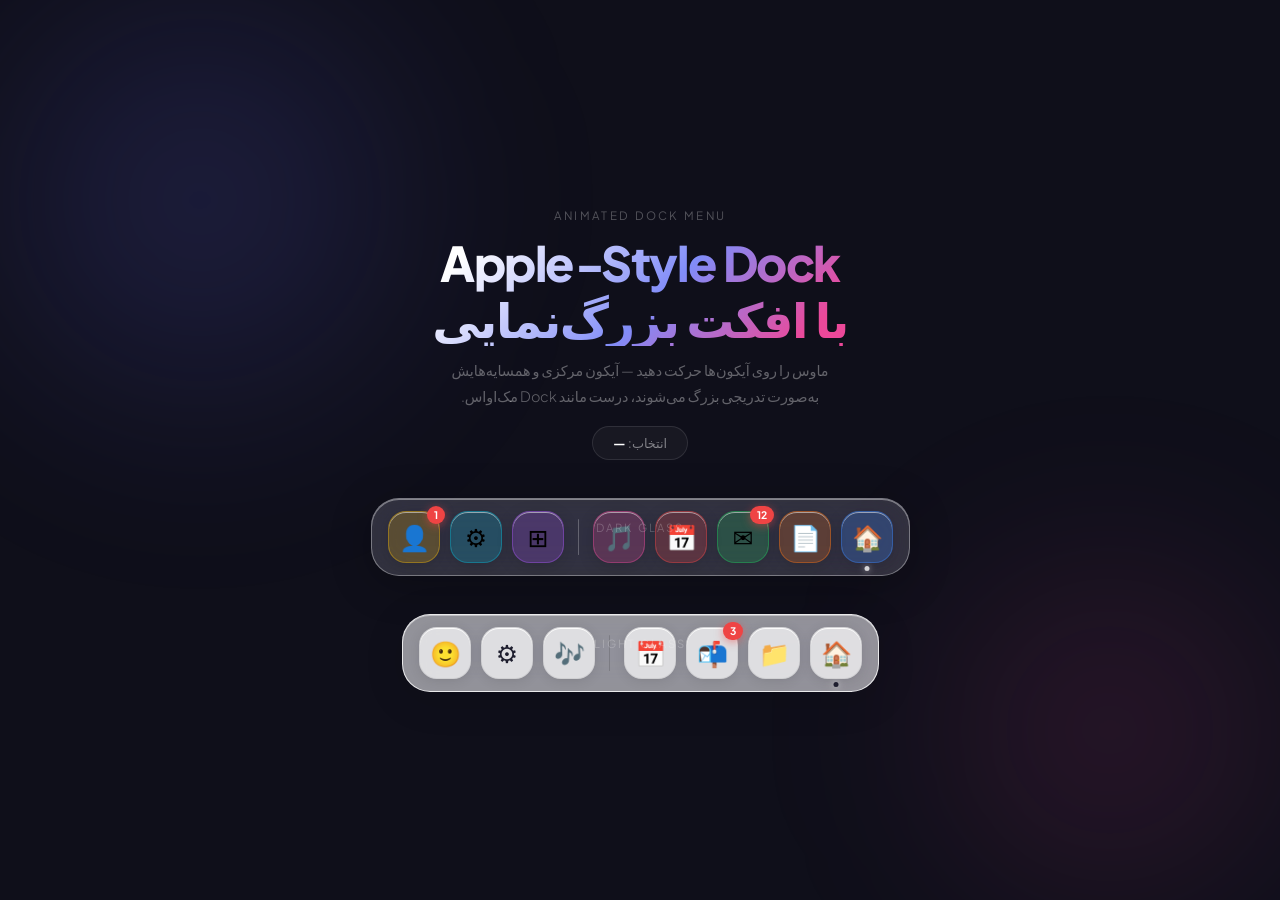
<file: Navbar/dock-menu-widget/index.html>
<!DOCTYPE html>
<html lang="fa" dir="rtl">
<head>
<meta charset="UTF-8">
<meta name="viewport" content="width=device-width, initial-scale=1.0">
<title>Dock Menu — Demo</title>
<link rel="stylesheet" href="dock-menu.css">
<style>
*, *::before, *::after { margin: 0; padding: 0; box-sizing: border-box; }

body {
  min-height: 100vh;
  font-family: 'Plus Jakarta Sans', system-ui, sans-serif;
  background: #0f0f1a;
  display: flex;
  flex-direction: column;
  align-items: center;
  justify-content: center;
  gap: 60px;
  padding: 40px 20px;
  overflow: hidden;
}

/* Background blobs */
body::before, body::after {
  content: '';
  position: fixed;
  border-radius: 50%;
  filter: blur(80px);
  pointer-events: none;
  z-index: 0;
}
body::before {
  width: 600px; height: 600px;
  background: radial-gradient(circle, rgba(99,102,241,0.2) 0%, transparent 70%);
  top: -100px; left: -100px;
}
body::after {
  width: 500px; height: 500px;
  background: radial-gradient(circle, rgba(236,72,153,0.15) 0%, transparent 70%);
  bottom: -80px; right: -80px;
}

/* Content */
.content {
  position: relative;
  z-index: 1;
  text-align: center;
  display: flex;
  flex-direction: column;
  align-items: center;
  gap: 12px;
}
.label {
  font-size: 0.72rem;
  letter-spacing: 0.2em;
  text-transform: uppercase;
  color: rgba(255,255,255,0.28);
}
.title {
  font-size: clamp(1.8rem, 5vw, 3rem);
  font-weight: 800;
  letter-spacing: -0.03em;
  background: linear-gradient(135deg, #fff 10%, #818cf8 55%, #ec4899 90%);
  -webkit-background-clip: text;
  -webkit-text-fill-color: transparent;
  background-clip: text;
  line-height: 1.15;
}
.desc {
  font-size: 0.9rem;
  color: rgba(255,255,255,0.35);
  max-width: 420px;
  line-height: 1.8;
  font-weight: 300;
}
.active-label {
  margin-top: 4px;
  padding: 8px 20px;
  border-radius: 999px;
  border: 1px solid rgba(255,255,255,0.1);
  background: rgba(255,255,255,0.04);
  font-size: 0.8rem;
  color: rgba(255,255,255,0.45);
}
.active-label span { color: #fff; font-weight: 700; }

/* Section title */
.section-title {
  position: relative;
  z-index: 1;
  font-size: 0.7rem;
  letter-spacing: 0.18em;
  text-transform: uppercase;
  color: rgba(255,255,255,0.22);
  margin-bottom: -44px;
}

/* Dock container */
.dock-container {
  position: relative;
  z-index: 1;
  display: flex;
  flex-direction: column;
  align-items: center;
  gap: 8px;
}

/* ── Dark glass theme (default) ─────── already in CSS ─────────── */

/* ── Light glass variant ────────────────────────────────────────── */
.dock-wrap.dock-light {
  --dock-bg:     rgba(255, 255, 255, 0.55);
  --dock-border: rgba(255, 255, 255, 0.8);
  --dock-shadow: rgba(0, 0, 0, 0.12);
  background: rgba(255,255,255,0.55);
  border-color: rgba(255,255,255,0.8);
}
.dock-wrap.dock-light .dock-icon {
  background: rgba(255,255,255,0.7);
  border-color: rgba(0,0,0,0.06);
  color: #1e1e2e;
  box-shadow: 0 2px 12px rgba(0,0,0,0.1), inset 0 1px 0 rgba(255,255,255,0.9);
}
.dock-wrap.dock-light .dock-dot { background: #1e1e2e; }
.dock-wrap.dock-light .dock-separator { background: rgba(0,0,0,0.15); }

/* icon SVG / emoji sizing helper */
.dock-icon svg {
  width: 55%;
  height: 55%;
  flex-shrink: 0;
}
</style>
</head>
<body>

<!-- ════════════════ HERO ════════════════ -->
<div class="content">
  <p class="label">Animated Dock Menu</p>
  <h1 class="title">Apple‑Style Dock<br>با افکت بزرگ‌نمایی</h1>
  <p class="desc">
    ماوس را روی آیکون‌ها حرکت دهید — آیکون مرکزی و همسایه‌هایش
    به‌صورت تدریجی بزرگ می‌شوند، درست مانند Dock مک‌اواس.
  </p>
  <div class="active-label">انتخاب: <span id="activeName">—</span></div>
</div>

<!-- ════════════ DOCK 1 — Dark Glass ════════════ -->
<div class="dock-container">
  <p class="section-title">Dark Glass</p>

  <!-- ② این بخش را در سایت خود کپی کنید -->
  <div class="dock-wrap" id="dock1">

    <div class="dock-item is-active" data-label="خانه" data-color="blue">
      <div class="dock-icon">🏠</div>
    </div>

    <div class="dock-item" data-label="اسناد" data-color="orange">
      <div class="dock-icon">
        📄
        <!-- badge نمونه -->
      </div>
    </div>

    <div class="dock-item" data-label="پیام‌ها" data-color="green">
      <div class="dock-icon">
        ✉️
        <span class="dock-badge">12</span>
      </div>
    </div>

    <div class="dock-item" data-label="تقویم" data-color="red">
      <div class="dock-icon">📅</div>
    </div>

    <div class="dock-item" data-label="موزیک" data-color="pink">
      <div class="dock-icon">🎵</div>
    </div>

    <div class="dock-separator"></div>

    <div class="dock-item" data-label="برنامه‌ها" data-color="purple">
      <div class="dock-icon">⊞</div>
    </div>

    <div class="dock-item" data-label="تنظیمات" data-color="cyan">
      <div class="dock-icon">⚙️</div>
    </div>

    <div class="dock-item" data-label="پروفایل" data-color="yellow">
      <div class="dock-icon">
        👤
        <span class="dock-badge">1</span>
      </div>
    </div>

  </div>
  <!-- ② پایان dock -->
</div>

<!-- ════════════ DOCK 2 — Light Glass ════════════ -->
<div class="dock-container">
  <p class="section-title">Light Glass</p>

  <div class="dock-wrap dock-light" id="dock2">

    <div class="dock-item is-active" data-label="Home">
      <div class="dock-icon">🏠</div>
    </div>
    <div class="dock-item" data-label="Files">
      <div class="dock-icon">📁</div>
    </div>
    <div class="dock-item" data-label="Mail">
      <div class="dock-icon">
        📬
        <span class="dock-badge">3</span>
      </div>
    </div>
    <div class="dock-item" data-label="Calendar">
      <div class="dock-icon">📅</div>
    </div>
    <div class="dock-separator"></div>
    <div class="dock-item" data-label="Music">
      <div class="dock-icon">🎶</div>
    </div>
    <div class="dock-item" data-label="Settings">
      <div class="dock-icon">⚙️</div>
    </div>
    <div class="dock-item" data-label="Profile">
      <div class="dock-icon">🙂</div>
    </div>

  </div>
</div>

<script src="dock-menu.js"></script>
<script>
  /* گوش دادن به رویداد انتخاب */
  document.addEventListener('dock:select', e => {
    document.getElementById('activeName').textContent = e.detail.label;
  });
</script>
</body>
</html>
</file>
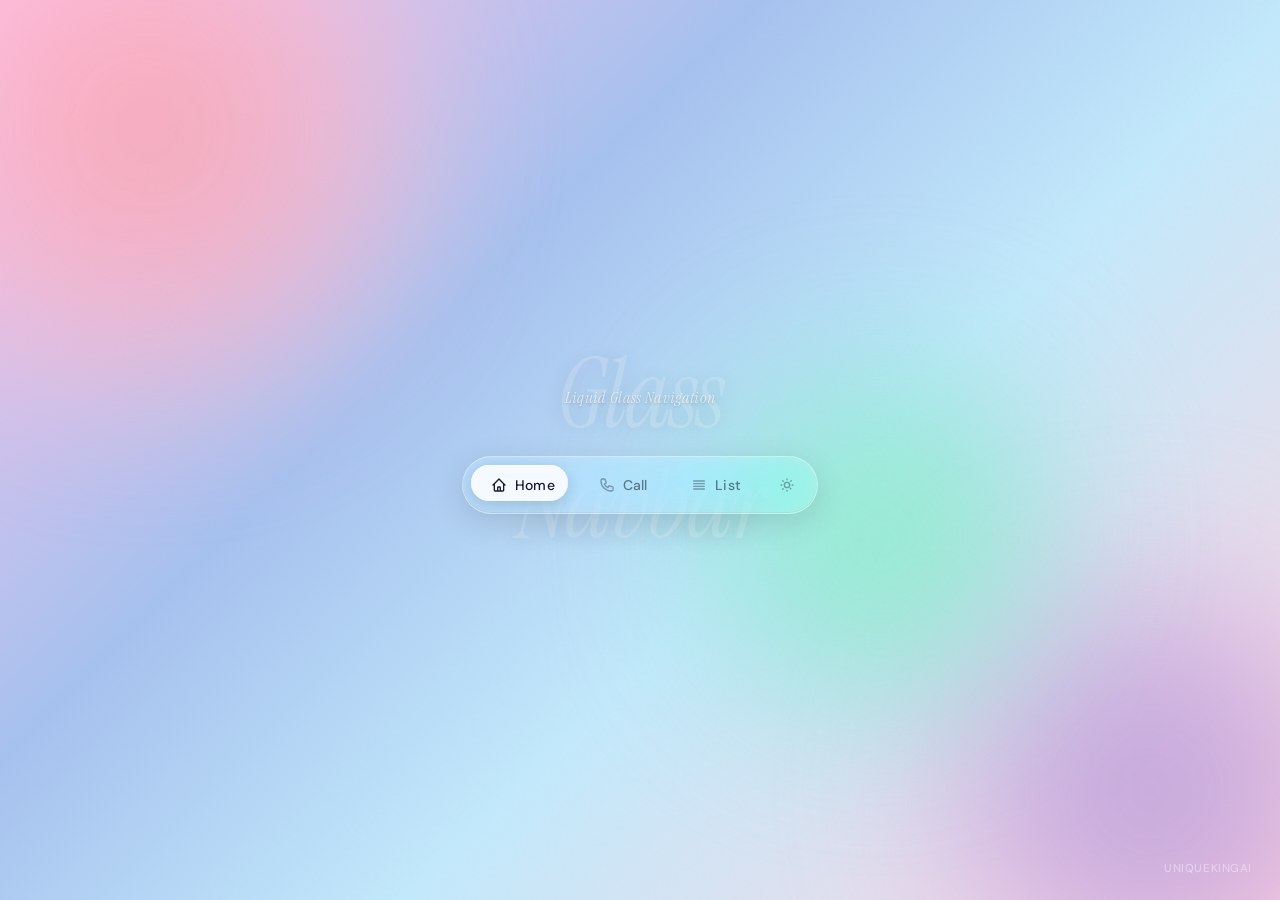
<file: Navbar/glass-navbar-style/index.html>
<!DOCTYPE html>
<html lang="en">
<head>
  <meta charset="UTF-8" />
  <meta name="viewport" content="width=device-width, initial-scale=1.0" />
  <title>Glass Style Navbar — UniqueKingAI</title>
  <link rel="preconnect" href="https://fonts.googleapis.com" />
  <link rel="preconnect" href="https://fonts.gstatic.com" crossorigin />
  <link href="https://fonts.googleapis.com/css2?family=DM+Sans:wght@300;400;500;600&family=Instrument+Serif:ital@0;1&display=swap" rel="stylesheet" />
  <style>
    /* ─── Reset & Base ─────────────────────────────────────── */
    *, *::before, *::after {
      box-sizing: border-box;
      margin: 0;
      padding: 0;
    }

    :root {
      --glass-bg: rgba(255, 255, 255, 0.18);
      --glass-border: rgba(255, 255, 255, 0.35);
      --glass-shadow: rgba(0, 0, 0, 0.12);
      --pill-bg: rgba(255, 255, 255, 0.85);
      --pill-shadow: rgba(0, 0, 0, 0.15);
      --text-primary: #1a1a2e;
      --text-muted: rgba(26, 26, 46, 0.55);
      --accent: #ff6b9d;
      --glare-color: rgba(255, 255, 255, 0.6);
    }

    html, body {
      height: 100%;
      font-family: 'DM Sans', sans-serif;
    }

    body {
      display: flex;
      flex-direction: column;
      align-items: center;
      justify-content: center;
      min-height: 100vh;
      overflow: hidden;
      background: #0f0e17;
    }

    /* ─── Mesh Background ───────────────────────────────────── */
    .bg-mesh {
      position: fixed;
      inset: 0;
      z-index: 0;
      background: linear-gradient(135deg, #fbc2eb 0%, #a6c1ee 35%, #c2e9fb 60%, #ffd6e0 100%);
      overflow: hidden;
    }

    .blob {
      position: absolute;
      border-radius: 50%;
      filter: blur(80px);
      opacity: 0.75;
      animation: drift 12s ease-in-out infinite alternate;
    }

    .blob-1 {
      width: 500px;
      height: 500px;
      background: radial-gradient(circle, #ff9a9e, #fecfef);
      top: -120px;
      left: -100px;
      animation-delay: 0s;
    }

    .blob-2 {
      width: 420px;
      height: 420px;
      background: radial-gradient(circle, #a18cd1, #fbc2eb);
      bottom: -100px;
      right: -80px;
      animation-delay: -4s;
    }

    .blob-3 {
      width: 350px;
      height: 350px;
      background: radial-gradient(circle, #84fab0, #8fd3f4);
      top: 40%;
      left: 55%;
      animation-delay: -8s;
    }

    @keyframes drift {
      0%   { transform: translate(0, 0) scale(1); }
      33%  { transform: translate(30px, -40px) scale(1.05); }
      66%  { transform: translate(-20px, 25px) scale(0.97); }
      100% { transform: translate(15px, -15px) scale(1.03); }
    }

    /* ─── Noise Overlay ─────────────────────────────────────── */
    .bg-mesh::after {
      content: '';
      position: absolute;
      inset: 0;
      background-image: url("data:image/svg+xml,%3Csvg viewBox='0 0 256 256' xmlns='http://www.w3.org/2000/svg'%3E%3Cfilter id='noise'%3E%3CfeTurbulence type='fractalNoise' baseFrequency='0.9' numOctaves='4' stitchTiles='stitch'/%3E%3C/filter%3E%3Crect width='100%25' height='100%25' filter='url(%23noise)' opacity='0.04'/%3E%3C/svg%3E");
      opacity: 0.4;
      pointer-events: none;
    }

    /* ─── Navbar Wrapper ────────────────────────────────────── */
    .nav-wrapper {
      position: relative;
      z-index: 10;
      display: flex;
      flex-direction: column;
      align-items: center;
      gap: 48px;
    }

    .nav-label {
      font-family: 'Instrument Serif', serif;
      font-style: italic;
      font-size: 1rem;
      color: rgba(255, 255, 255, 0.65);
      letter-spacing: 0.02em;
      text-shadow: 0 1px 3px rgba(0,0,0,0.2);
    }

    /* ─── Liquid Glass Nav ──────────────────────────────────── */
    .liquid-nav {
      position: relative;
      padding: 8px;
      border-radius: 100px;
      background: var(--glass-bg);
      backdrop-filter: blur(24px) saturate(180%);
      -webkit-backdrop-filter: blur(24px) saturate(180%);
      border: 1px solid var(--glass-border);
      box-shadow:
        0 8px 32px var(--glass-shadow),
        0 2px 8px rgba(255,255,255,0.08) inset,
        0 -1px 0 rgba(0,0,0,0.05) inset;
      cursor: pointer;
    }

    /* Liquid glare shimmer */
    .liquid-glare-container {
      position: absolute;
      inset: 0;
      border-radius: inherit;
      overflow: hidden;
      pointer-events: none;
      z-index: 1;
    }

    .liquid-glare {
      position: absolute;
      top: 0;
      left: -60%;
      width: 55%;
      height: 100%;
      background: linear-gradient(
        105deg,
        transparent 40%,
        var(--glare-color) 50%,
        transparent 60%
      );
      transform: skewX(-15deg);
      animation: glare-sweep 6s ease-in-out infinite;
      opacity: 0;
    }

    @keyframes glare-sweep {
      0%   { left: -60%; opacity: 0; }
      10%  { opacity: 1; }
      50%  { left: 120%; opacity: 0.6; }
      51%  { opacity: 0; left: 120%; }
      100% { left: 120%; opacity: 0; }
    }

    /* ─── Nav Items ─────────────────────────────────────────── */
    .nav-items {
      position: relative;
      display: flex;
      align-items: center;
      gap: 4px;
      z-index: 2;
    }

    .active-pill {
      position: absolute;
      height: 100%;
      border-radius: 100px;
      background: var(--pill-bg);
      box-shadow:
        0 4px 16px var(--pill-shadow),
        0 1px 0 rgba(255,255,255,0.9) inset;
      transition: left 0.45s cubic-bezier(0.34, 1.56, 0.64, 1),
                  width 0.45s cubic-bezier(0.34, 1.56, 0.64, 1);
      z-index: 1;
    }

    .nav-item {
      position: relative;
      z-index: 2;
      display: flex;
      align-items: center;
      gap: 8px;
      padding: 11px 20px;
      border-radius: 100px;
      font-size: 0.875rem;
      font-weight: 500;
      color: var(--text-muted);
      letter-spacing: 0.01em;
      transition: color 0.3s ease;
      white-space: nowrap;
      user-select: none;
    }

    .nav-item svg {
      width: 16px;
      height: 16px;
      stroke-width: 2;
      flex-shrink: 0;
      opacity: 0.7;
      transition: opacity 0.3s ease;
    }

    .nav-item.active {
      color: var(--text-primary);
    }

    .nav-item.active svg {
      opacity: 1;
    }

    /* Theme toggle */
    .nav-item.theme-toggle {
      padding: 11px 14px;
    }

    /* ─── Tooltip ───────────────────────────────────────────── */
    .nav-item::after {
      content: attr(data-tooltip);
      position: absolute;
      bottom: calc(100% + 12px);
      left: 50%;
      transform: translateX(-50%) translateY(4px);
      background: rgba(26, 26, 46, 0.9);
      color: #fff;
      font-size: 0.72rem;
      font-weight: 400;
      padding: 5px 10px;
      border-radius: 6px;
      white-space: nowrap;
      pointer-events: none;
      opacity: 0;
      transition: opacity 0.2s ease, transform 0.2s ease;
    }

    .nav-item:hover::after {
      opacity: 1;
      transform: translateX(-50%) translateY(0);
    }

    /* ─── Demo Content Behind ───────────────────────────────── */
    .demo-content {
      position: fixed;
      inset: 0;
      z-index: 1;
      display: flex;
      align-items: center;
      justify-content: center;
      pointer-events: none;
    }

    .demo-text {
      font-family: 'Instrument Serif', serif;
      font-size: clamp(2.5rem, 8vw, 6rem);
      font-style: italic;
      color: rgba(255, 255, 255, 0.18);
      text-align: center;
      line-height: 1.15;
      letter-spacing: -0.02em;
      text-shadow: 0 2px 20px rgba(0,0,0,0.1);
    }

    /* ─── Dark Mode ─────────────────────────────────────────── */
    body.dark-mode .bg-mesh {
      background: linear-gradient(135deg, #1a0533 0%, #0d1b4b 40%, #0a2a3d 70%, #1a0a2e 100%);
    }
    body.dark-mode .blob-1 {
      background: radial-gradient(circle, #7b2d8b, #4a1060);
    }
    body.dark-mode .blob-2 {
      background: radial-gradient(circle, #1a3a8f, #0d1f5c);
    }
    body.dark-mode .blob-3 {
      background: radial-gradient(circle, #0a4a3a, #062d5c);
    }
    body.dark-mode {
      --glass-bg: rgba(255, 255, 255, 0.07);
      --glass-border: rgba(255, 255, 255, 0.12);
      --pill-bg: rgba(255, 255, 255, 0.15);
      --text-primary: rgba(255, 255, 255, 0.92);
      --text-muted: rgba(255, 255, 255, 0.45);
    }
    body.dark-mode .active-pill {
      background: rgba(255, 255, 255, 0.12);
      box-shadow: 0 4px 16px rgba(0,0,0,0.4), 0 1px 0 rgba(255,255,255,0.15) inset;
    }
    body.dark-mode .nav-item.active {
      color: rgba(255,255,255,0.92);
    }

    /* ─── Brand badge ───────────────────────────────────────── */
    .brand {
      position: fixed;
      bottom: 24px;
      right: 28px;
      z-index: 20;
      font-size: 0.72rem;
      font-weight: 500;
      color: rgba(255,255,255,0.4);
      letter-spacing: 0.05em;
      text-transform: uppercase;
    }

    /* ─── Entrance Animation ────────────────────────────────── */
    .nav-wrapper {
      animation: nav-enter 0.8s cubic-bezier(0.34, 1.56, 0.64, 1) both;
    }

    @keyframes nav-enter {
      from { opacity: 0; transform: translateY(24px) scale(0.95); }
      to   { opacity: 1; transform: translateY(0) scale(1); }
    }
  </style>
</head>
<body>

  <!-- Background -->
  <div class="bg-mesh">
    <div class="blob blob-1"></div>
    <div class="blob blob-2"></div>
    <div class="blob blob-3"></div>
  </div>

  <!-- Demo text behind nav -->
  <div class="demo-content">
    <div class="demo-text">Glass<br/>Navbar</div>
  </div>

  <!-- Nav -->
  <div class="nav-wrapper">
    <span class="nav-label">Liquid Glass Navigation</span>

    <nav class="liquid-nav" id="nav">
      <!-- Glare shimmer -->
      <div class="liquid-glare-container">
        <div class="liquid-glare" id="glare"></div>
      </div>

      <div class="nav-items" id="navItems">
        <!-- Moving pill -->
        <div class="active-pill" id="activePill"></div>

        <div class="nav-item active" data-tooltip="Go home" data-index="0">
          <svg xmlns="http://www.w3.org/2000/svg" fill="none" viewBox="0 0 24 24" stroke="currentColor">
            <path stroke-linecap="round" stroke-linejoin="round" d="M3 12l2-2m0 0l7-7 7 7M5 10v10a1 1 0 001 1h3m10-11l2 2m-2-2v10a1 1 0 01-1 1h-3m-6 0a1 1 0 001-1v-4a1 1 0 011-1h2a1 1 0 011 1v4a1 1 0 001 1m-6 0h6" />
          </svg>
          Home
        </div>

        <div class="nav-item" data-tooltip="Make a call" data-index="1">
          <svg xmlns="http://www.w3.org/2000/svg" fill="none" viewBox="0 0 24 24" stroke="currentColor">
            <path stroke-linecap="round" stroke-linejoin="round" d="M3 5a2 2 0 012-2h3.28a1 1 0 01.948.684l1.498 4.493a1 1 0 01-.502 1.21l-2.257 1.13a11.042 11.042 0 005.516 5.516l1.13-2.257a1 1 0 011.21-.502l4.493 1.498a1 1 0 01.684.949V19a2 2 0 01-2 2h-1C9.716 21 3 14.284 3 6V5z" />
          </svg>
          Call
        </div>

        <div class="nav-item" data-tooltip="View list" data-index="2">
          <svg xmlns="http://www.w3.org/2000/svg" fill="none" viewBox="0 0 24 24" stroke="currentColor">
            <path stroke-linecap="round" stroke-linejoin="round" d="M4 6h16M4 10h16M4 14h16M4 18h16" />
          </svg>
          List
        </div>

        <div class="nav-item theme-toggle" data-tooltip="Toggle theme" data-index="3" id="themeToggle">
          <svg xmlns="http://www.w3.org/2000/svg" fill="none" viewBox="0 0 24 24" stroke="currentColor" id="themeIcon">
            <path stroke-linecap="round" stroke-linejoin="round" d="M12 3v1m0 16v1m9-9h-1M4 12H3m15.364-6.364l-.707.707M6.343 17.657l-.707.707M17.657 17.657l-.707-.707M6.343 6.343l-.707-.707M16 12a4 4 0 11-8 0 4 4 0 018 0z" />
          </svg>
        </div>
      </div>
    </nav>
  </div>

  <!-- Brand -->
  <div class="brand">UniqueKingAI</div>

  <script>
    const items    = document.querySelectorAll('.nav-item:not(.theme-toggle)');
    const pill     = document.getElementById('activePill');
    const navItems = document.getElementById('navItems');

    function movePill(el) {
      const containerRect = navItems.getBoundingClientRect();
      const elRect        = el.getBoundingClientRect();
      pill.style.left     = (elRect.left - containerRect.left) + 'px';
      pill.style.width    = elRect.width + 'px';
      pill.style.top      = (elRect.top - containerRect.top) + 'px';
      pill.style.height   = elRect.height + 'px';
    }

    // init pill on active
    const activeItem = document.querySelector('.nav-item.active');
    if (activeItem) {
      pill.style.transition = 'none';
      requestAnimationFrame(() => {
        movePill(activeItem);
        requestAnimationFrame(() => {
          pill.style.transition = '';
        });
      });
    }

    items.forEach(item => {
      item.addEventListener('click', () => {
        items.forEach(i => i.classList.remove('active'));
        item.classList.add('active');
        movePill(item);
      });
    });

    // Theme toggle
    const themeToggle = document.getElementById('themeToggle');
    const themeIcon   = document.getElementById('themeIcon');
    let darkMode = false;

    themeToggle.addEventListener('click', () => {
      darkMode = !darkMode;
      document.body.classList.toggle('dark-mode', darkMode);
      themeIcon.innerHTML = darkMode
        ? `<path stroke-linecap="round" stroke-linejoin="round" d="M20.354 15.354A9 9 0 018.646 3.646 9.003 9.003 0 0012 21a9.003 9.003 0 008.354-5.646z" />`
        : `<path stroke-linecap="round" stroke-linejoin="round" d="M12 3v1m0 16v1m9-9h-1M4 12H3m15.364-6.364l-.707.707M6.343 17.657l-.707.707M17.657 17.657l-.707-.707M6.343 6.343l-.707-.707M16 12a4 4 0 11-8 0 4 4 0 018 0z" />`;
    });

    // Resize repositions pill
    window.addEventListener('resize', () => {
      const active = document.querySelector('.nav-item.active');
      if (active) movePill(active);
    });
  </script>
</body>
</html>
</file>
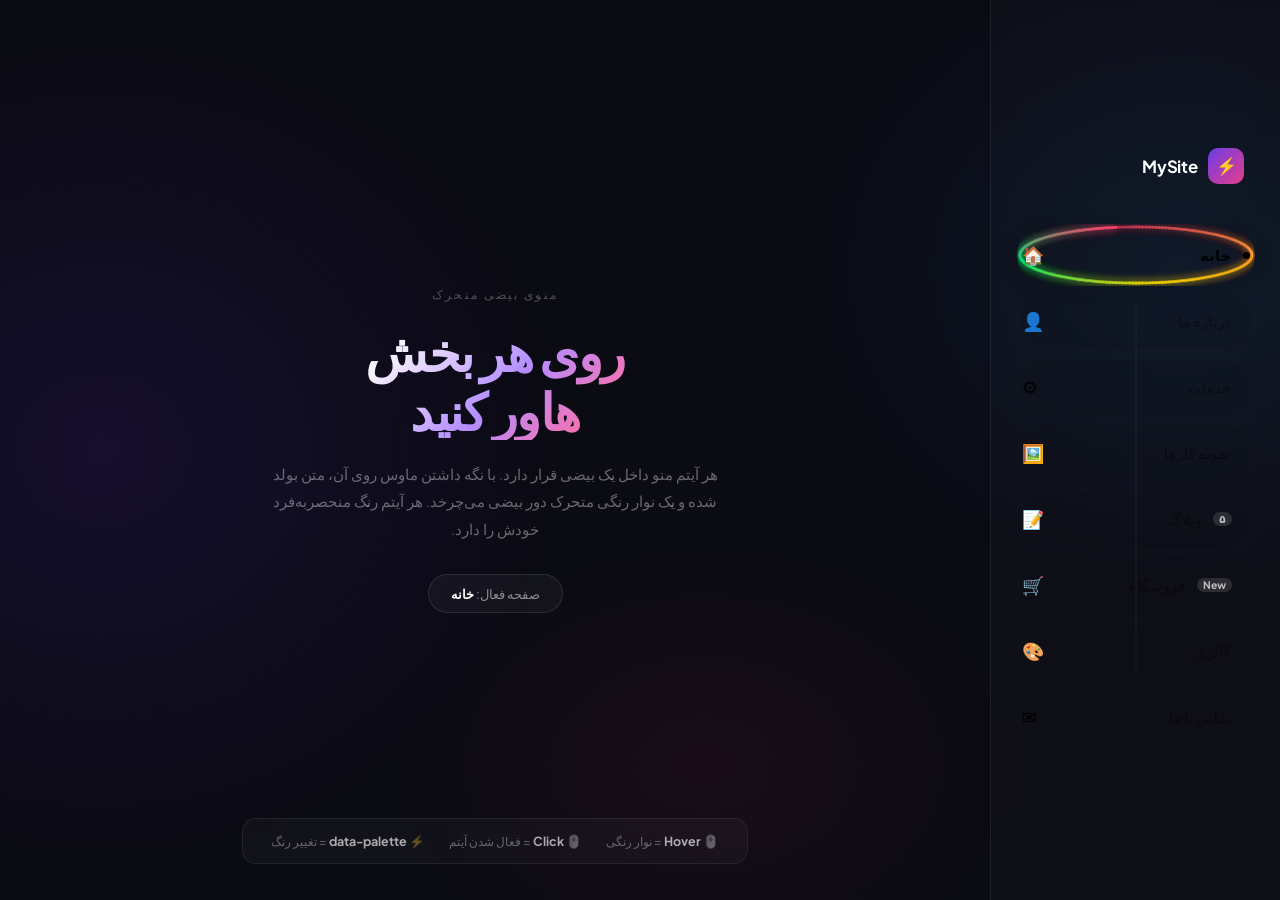
<file: Navbar/oval-menu-widget/index.html>
<!DOCTYPE html>
<html lang="fa" dir="rtl">
<head>
<meta charset="UTF-8">
<meta name="viewport" content="width=device-width, initial-scale=1.0">
<title>Oval Menu — Demo</title>

<!-- ① فایل CSS را لینک کنید -->
<link rel="stylesheet" href="oval-menu.css">

<style>
/* ── Page layout (این بخش مخصوص دمو است، برای سایت شما لازم نیست) ── */
*, *::before, *::after { margin: 0; padding: 0; box-sizing: border-box; }

body {
  min-height: 100vh;
  background: #0b0b14;
  display: flex;
  align-items: stretch;
  overflow: hidden;
}

body::before {
  content: '';
  position: fixed; inset: 0;
  background:
    radial-gradient(ellipse 55% 70% at 8% 50%, rgba(90,40,200,0.14) 0%, transparent 65%),
    radial-gradient(ellipse 45% 55% at 92% 30%, rgba(20,130,210,0.10) 0%, transparent 65%),
    radial-gradient(ellipse 40% 40% at 55% 85%, rgba(200,40,100,0.08) 0%, transparent 60%);
  pointer-events: none;
  z-index: 0;
}

/* ── Sidebar panel ── */
.sidebar-panel {
  position: relative;
  z-index: 10;
  width: 290px;
  flex-shrink: 0;
  display: flex;
  flex-direction: column;
  align-items: center;
  justify-content: center;
  padding: 40px 28px;
  border-left: 1px solid rgba(255,255,255,0.06);
  background: rgba(255,255,255,0.02);
  backdrop-filter: blur(12px);
  gap: 28px;
}

.brand {
  display: flex;
  align-items: center;
  gap: 10px;
  text-decoration: none;
  margin-bottom: 8px;
  align-self: flex-start;
  padding-right: 8px;
}
.brand-icon {
  width: 36px; height: 36px;
  background: linear-gradient(135deg,#6a3de8,#e83d8a);
  border-radius: 10px;
  display: grid; place-items: center;
  font-size: 17px;
}
.brand-name {
  font-family: 'Plus Jakarta Sans', sans-serif;
  font-size: 1.05rem;
  font-weight: 700;
  color: #fff;
  letter-spacing: -0.01em;
}

/* rtl adjustment for menu items */
.om-pill { flex-direction: row-reverse; }
.om-dot  { margin-right: 0; margin-left: 0; }

/* ── Main content area ── */
.main-content {
  flex: 1;
  position: relative;
  z-index: 1;
  display: flex;
  flex-direction: column;
  align-items: center;
  justify-content: center;
  padding: 60px;
  gap: 20px;
}

.page-label {
  font-family: 'Plus Jakarta Sans', sans-serif;
  font-size: 0.72rem;
  letter-spacing: 0.2em;
  text-transform: uppercase;
  color: rgba(255,255,255,0.28);
}

.page-title {
  font-family: 'Plus Jakarta Sans', sans-serif;
  font-size: clamp(1.8rem, 4vw, 3.2rem);
  font-weight: 800;
  letter-spacing: -0.03em;
  background: linear-gradient(135deg,#fff 10%,#b48dff 55%,#ff6fa8 90%);
  -webkit-background-clip: text;
  -webkit-text-fill-color: transparent;
  background-clip: text;
  text-align: center;
  line-height: 1.15;
}

.page-desc {
  font-family: 'Plus Jakarta Sans', sans-serif;
  font-size: 0.95rem;
  color: rgba(255,255,255,0.38);
  text-align: center;
  max-width: 460px;
  line-height: 1.8;
  font-weight: 300;
}

.active-badge {
  margin-top: 12px;
  padding: 10px 22px;
  border-radius: 999px;
  border: 1px solid rgba(255,255,255,0.1);
  background: rgba(255,255,255,0.04);
  font-family: 'Plus Jakarta Sans', sans-serif;
  font-size: 0.82rem;
  color: rgba(255,255,255,0.5);
}
.active-badge span {
  color: #fff;
  font-weight: 700;
}

/* ── Instructions card ── */
.instructions {
  position: absolute;
  bottom: 36px;
  left: 50%;
  transform: translateX(-50%);
  padding: 14px 28px;
  border-radius: 14px;
  border: 1px solid rgba(255,255,255,0.07);
  background: rgba(255,255,255,0.03);
  backdrop-filter: blur(10px);
  font-family: 'Plus Jakarta Sans', sans-serif;
  font-size: 0.78rem;
  color: rgba(255,255,255,0.35);
  white-space: nowrap;
  display: flex;
  gap: 24px;
}
.instructions b { color: rgba(255,255,255,0.65); }
</style>
</head>
<body>

<!-- ════════ SIDEBAR ════════ -->
<aside class="sidebar-panel">

  <a href="#" class="brand">
    <div class="brand-icon">⚡</div>
    <span class="brand-name">MySite</span>
  </a>

  <!-- ② ساختار منو — فقط این بخش را کپی کنید -->
  <nav class="om-sidebar">

    <div class="om-item is-active" data-page="خانه"     data-palette="0">
      <div class="om-pill">
        <canvas></canvas>
        <span class="om-icon">🏠</span>
        <span class="om-label">خانه</span>
        <span class="om-dot"></span>
      </div>
    </div>

    <div class="om-item" data-page="درباره ما" data-palette="1">
      <div class="om-pill">
        <canvas></canvas>
        <span class="om-icon">👤</span>
        <span class="om-label">درباره ما</span>
        <span class="om-dot"></span>
      </div>
    </div>

    <div class="om-item" data-page="خدمات" data-palette="2">
      <div class="om-pill">
        <canvas></canvas>
        <span class="om-icon">⚙️</span>
        <span class="om-label">خدمات</span>
        <span class="om-dot"></span>
      </div>
    </div>

    <div class="om-item" data-page="نمونه کارها" data-palette="3">
      <div class="om-pill">
        <canvas></canvas>
        <span class="om-icon">🖼️</span>
        <span class="om-label">نمونه کارها</span>
        <span class="om-dot"></span>
      </div>
    </div>

    <div class="om-item" data-page="وبلاگ" data-palette="4">
      <div class="om-pill">
        <canvas></canvas>
        <span class="om-icon">📝</span>
        <span class="om-label">وبلاگ</span>
        <span class="om-badge">۵</span>
        <span class="om-dot"></span>
      </div>
    </div>

    <div class="om-item" data-page="فروشگاه" data-palette="5">
      <div class="om-pill">
        <canvas></canvas>
        <span class="om-icon">🛒</span>
        <span class="om-label">فروشگاه</span>
        <span class="om-badge">New</span>
        <span class="om-dot"></span>
      </div>
    </div>

    <div class="om-item" data-page="گالری" data-palette="6">
      <div class="om-pill">
        <canvas></canvas>
        <span class="om-icon">🎨</span>
        <span class="om-label">گالری</span>
        <span class="om-dot"></span>
      </div>
    </div>

    <div class="om-item" data-page="تماس با ما" data-palette="7">
      <div class="om-pill">
        <canvas></canvas>
        <span class="om-icon">✉️</span>
        <span class="om-label">تماس با ما</span>
        <span class="om-dot"></span>
      </div>
    </div>

  </nav>
  <!-- ② پایان منو -->

</aside>

<!-- ════════ CONTENT ════════ -->
<main class="main-content">
  <p class="page-label">منوی بیضی متحرک</p>
  <h1 class="page-title">روی هر بخش<br>هاور کنید</h1>
  <p class="page-desc">
    هر آیتم منو داخل یک بیضی قرار دارد. با نگه داشتن ماوس روی آن،
    متن بولد شده و یک نوار رنگی متحرک دور بیضی می‌چرخد.
    هر آیتم رنگ منحصربه‌فرد خودش را دارد.
  </p>
  <div class="active-badge">صفحه فعال: <span id="activeName">خانه</span></div>

  <div class="instructions">
    <span>🖱️ <b>Hover</b> = نوار رنگی</span>
    <span>🖱️ <b>Click</b> = فعال شدن آیتم</span>
    <span>⚡ <b>data-palette</b> = تغییر رنگ</span>
  </div>
</main>

<!-- ③ فایل JS را قبل از بستن body اضافه کنید -->
<script src="oval-menu.js"></script>

<script>
  /* اختیاری: گوش دادن به رویداد انتخاب آیتم */
  document.querySelector('.om-sidebar').addEventListener('om:select', e => {
    document.getElementById('activeName').textContent = e.detail.page;
  });
</script>

</body>
</html>
</file>
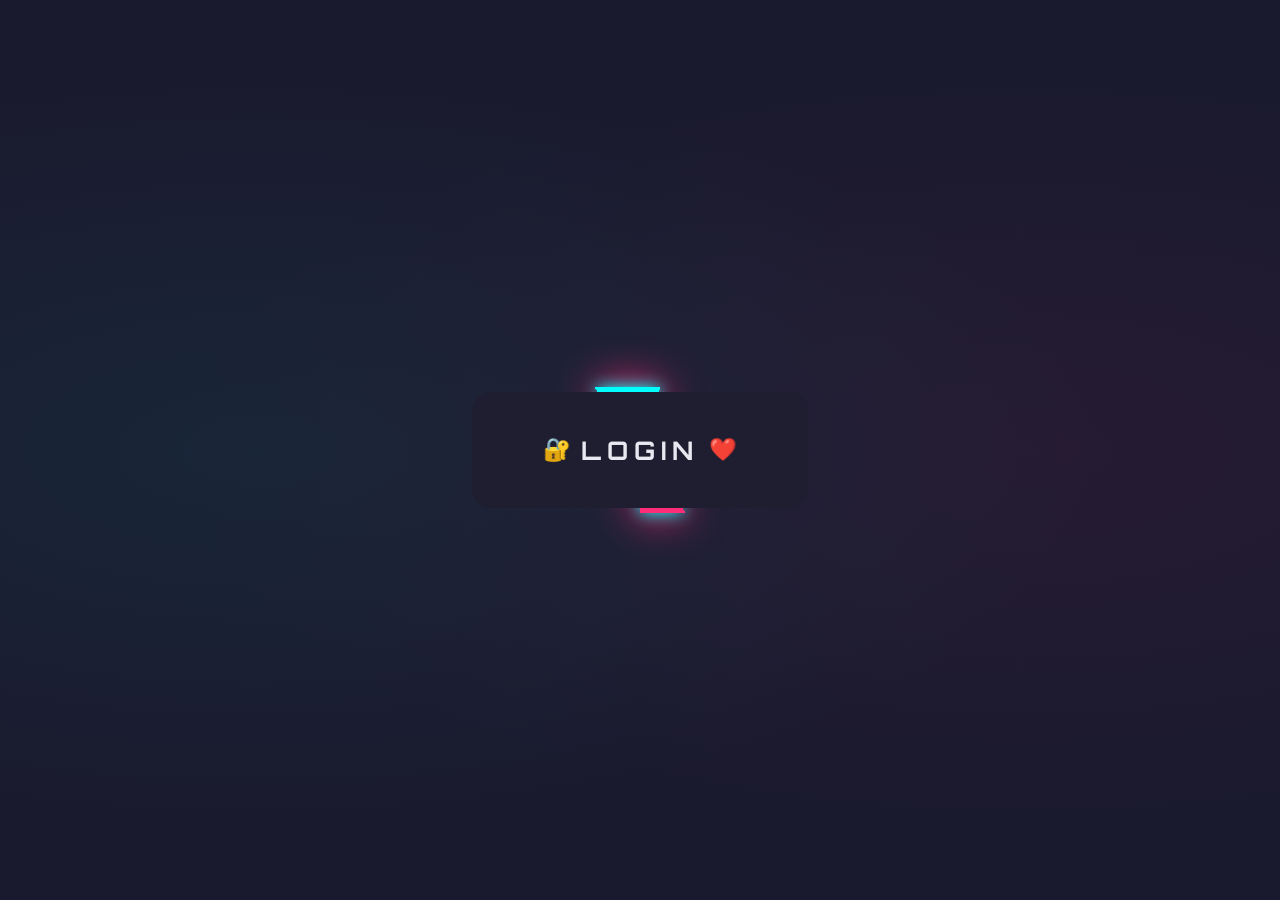
<file: Login/login.html>
<!DOCTYPE html>
<html lang="en">
<head>
<meta charset="UTF-8">
<meta name="viewport" content="width=device-width, initial-scale=1.0">
<title>Animated Login</title>
<link href="https://fonts.googleapis.com/css2?family=Orbitron:wght@400;700;900&family=Rajdhani:wght@300;400;600&display=swap" rel="stylesheet">
<style>
  *, *::before, *::after { box-sizing: border-box; margin: 0; padding: 0; }

  :root {
    --cyan: #0ff;
    --pink: #ff2d78;
    --bg: #1a1a2e;
    --card-bg: #16213e;
    --inner-bg: #0f3460;
    --spin-speed: 3s;
    --angle: 0deg;
  }

  body {
    min-height: 100vh;
    display: flex;
    align-items: center;
    justify-content: center;
    background: var(--bg);
    background-image:
      radial-gradient(ellipse at 20% 50%, rgba(0,255,255,0.05) 0%, transparent 60%),
      radial-gradient(ellipse at 80% 50%, rgba(255,45,120,0.05) 0%, transparent 60%);
    font-family: 'Rajdhani', sans-serif;
  }

  @property --angle {
    syntax: '<angle>';
    initial-value: 0deg;
    inherits: false;
  }

  @keyframes spin {
    to { --angle: 360deg; }
  }

  @keyframes fadeUp {
    from { opacity: 0; transform: translateY(20px); }
    to   { opacity: 1; transform: translateY(0); }
  }

  @keyframes pulse-heart {
    0%, 100% { transform: scale(1); }
    50%       { transform: scale(1.3); }
  }

  @keyframes glow-text {
    0%, 100% { text-shadow: 0 0 8px var(--cyan), 0 0 20px var(--cyan); }
    50%       { text-shadow: 0 0 20px var(--cyan), 0 0 50px var(--cyan); }
  }

  .card {
    position: relative;
    width: 340px;
    height: 120px;
    border-radius: 20px;
    cursor: pointer;
    transition: height 0.6s cubic-bezier(0.34, 1.56, 0.64, 1);
    animation: spin var(--spin-speed) linear infinite;
  }

  .card:hover {
    height: 420px;
  }

  /* spinning gradient border via ::before */
  .card::before {
    content: "";
    position: absolute;
    inset: -3px;
    border-radius: inherit;
    background: conic-gradient(
      from var(--angle),
      var(--cyan)   0%,
      var(--cyan)   5%,
      transparent   5%,
      transparent   40%,
      var(--pink)   40%,
      var(--pink)   50%,
      transparent   50%,
      transparent   90%,
      var(--cyan)   90%
    );
    animation: spin var(--spin-speed) linear infinite;
    filter: drop-shadow(0 0 8px var(--cyan)) drop-shadow(0 0 20px var(--pink));
    z-index: 0;
  }

  /* inner fill */
  .card::after {
    content: "";
    position: absolute;
    inset: 2px;
    border-radius: 18px;
    background: #1e1e30;
    z-index: 1;
  }

  .card-content {
    position: relative;
    z-index: 2;
    width: 100%;
    height: 100%;
    display: flex;
    flex-direction: column;
    align-items: center;
    justify-content: flex-start;
    padding: 0 30px;
    overflow: hidden;
  }

  /* Title row */
  .title-row {
    display: flex;
    align-items: center;
    gap: 10px;
    height: 120px;
    flex-shrink: 0;
  }

  .title-row .icon {
    font-size: 1.4rem;
  }

  .title-row .heart {
    color: var(--pink);
    animation: pulse-heart 1.5s ease-in-out infinite;
    display: inline-block;
  }

  .title-row h1 {
    font-family: 'Orbitron', monospace;
    font-size: 1.6rem;
    font-weight: 700;
    letter-spacing: 6px;
    color: #e8e8f0;
    animation: glow-text 3s ease-in-out infinite;
  }

  /* Form section – hidden until hover */
  .form-section {
    width: 100%;
    opacity: 0;
    transform: translateY(10px);
    transition:
      opacity 0.4s ease 0.25s,
      transform 0.4s ease 0.25s;
    display: flex;
    flex-direction: column;
    gap: 16px;
    padding-bottom: 20px;
  }

  .card:hover .form-section {
    opacity: 1;
    transform: translateY(0);
  }

  /* Inputs */
  .input-group {
    position: relative;
    width: 100%;
  }

  .input-group input {
    width: 100%;
    padding: 14px 20px;
    border-radius: 50px;
    border: 1.5px solid rgba(0,255,255,0.25);
    background: rgba(0,0,0,0.35);
    color: #e0e0f0;
    font-family: 'Rajdhani', sans-serif;
    font-size: 1rem;
    font-weight: 600;
    letter-spacing: 1px;
    outline: none;
    transition: border-color 0.3s, box-shadow 0.3s;
  }

  .input-group input::placeholder {
    color: rgba(200,200,230,0.4);
    letter-spacing: 1px;
  }

  .input-group input:focus {
    border-color: var(--cyan);
    box-shadow: 0 0 12px rgba(0,255,255,0.3), inset 0 0 8px rgba(0,255,255,0.05);
  }

  /* Sign In button */
  .btn-signin {
    width: 100%;
    padding: 14px;
    border-radius: 50px;
    border: none;
    background: linear-gradient(90deg, #00d4d4, #00f5f5, #00d4d4);
    background-size: 200% auto;
    color: #0a0a1a;
    font-family: 'Orbitron', monospace;
    font-size: 0.95rem;
    font-weight: 700;
    letter-spacing: 3px;
    cursor: pointer;
    transition: background-position 0.4s, box-shadow 0.3s, transform 0.2s;
    box-shadow: 0 0 20px rgba(0,255,255,0.35);
  }

  .btn-signin:hover {
    background-position: right center;
    box-shadow: 0 0 35px rgba(0,255,255,0.6);
    transform: translateY(-1px);
  }

  .btn-signin:active {
    transform: translateY(1px);
  }

  /* Bottom links */
  .links-row {
    display: flex;
    justify-content: space-between;
    width: 100%;
    font-size: 0.85rem;
    font-weight: 600;
    letter-spacing: 0.5px;
  }

  .links-row .forgot {
    color: rgba(200,200,230,0.6);
    cursor: pointer;
    transition: color 0.2s;
  }
  .links-row .forgot:hover { color: #e0e0f0; }

  .links-row .signup {
    color: var(--pink);
    cursor: pointer;
    transition: color 0.2s, text-shadow 0.2s;
  }
  .links-row .signup:hover {
    color: #ff6fa8;
    text-shadow: 0 0 10px var(--pink);
  }
</style>
</head>
<body>

<div class="card">
  <div class="card-content">

    <!-- Title (always visible) -->
    <div class="title-row">
      <span class="icon">🔐</span>
      <h1>LOGIN</h1>
      <span class="icon heart">❤️</span>
    </div>

    <!-- Form (revealed on hover) -->
    <div class="form-section">
      <div class="input-group">
        <input type="text" placeholder="Username" autocomplete="off">
      </div>
      <div class="input-group">
        <input type="password" placeholder="Password" autocomplete="off">
      </div>
      <button class="btn-signin">SIGN IN</button>
      <div class="links-row">
        <span class="forgot">Forgot Password</span>
        <span class="signup">Sign up</span>
      </div>
    </div>

  </div>
</div>

</body>
</html>
</file>
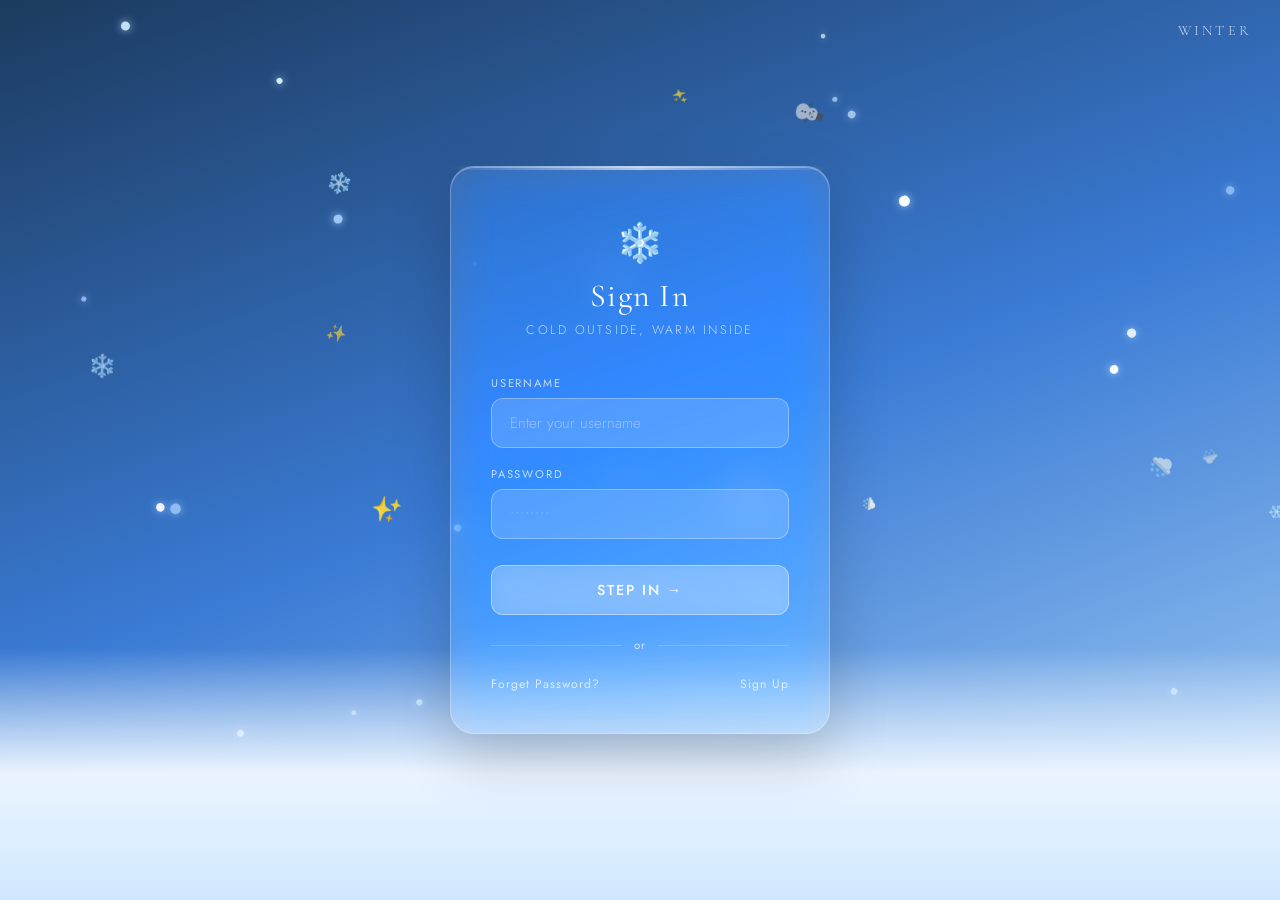
<file: Login/seasonal-login.html>
<!DOCTYPE html>
<html lang="en">
<head>
<meta charset="UTF-8">
<meta name="viewport" content="width=device-width, initial-scale=1.0">
<title>Seasonal Login</title>
<link href="https://fonts.googleapis.com/css2?family=Cormorant+Garamond:wght@300;400;600&family=Jost:wght@300;400;500&display=swap" rel="stylesheet">
<style>
*, *::before, *::after { margin: 0; padding: 0; box-sizing: border-box; }

:root {
  --glass-bg: rgba(255,255,255,0.12);
  --glass-border: rgba(255,255,255,0.25);
  --glass-shadow: rgba(0,0,0,0.18);
  --text: #fff;
  --text-soft: rgba(255,255,255,0.7);
  --input-bg: rgba(255,255,255,0.15);
  --input-border: rgba(255,255,255,0.3);
  --btn-bg: rgba(255,255,255,0.22);
  --btn-hover: rgba(255,255,255,0.35);
  --accent: #fff;
}

html, body {
  height: 100%;
  font-family: 'Jost', sans-serif;
  overflow: hidden;
}

/* ── Scene ─────────────────────────────────────────────────────────────────── */
.scene {
  position: relative;
  width: 100vw;
  height: 100vh;
  display: flex;
  align-items: center;
  justify-content: center;
  transition: background 1.5s ease;
}

/* ── Season backgrounds ────────────────────────────────────────────────────── */
.scene.spring  { background: linear-gradient(160deg, #a8edea 0%, #c8f0b0 40%, #f9d4e8 100%); }
.scene.summer  { background: linear-gradient(160deg, #f7971e 0%, #ffd200 45%, #ff6b6b 100%); }
.scene.autumn  { background: linear-gradient(160deg, #b34700 0%, #e07b1a 40%, #f7c948 100%); }
.scene.winter  { background: linear-gradient(160deg, #1c3a5e 0%, #3a7bd5 50%, #a8d0f5 100%); }

/* ── Canvas for particles ──────────────────────────────────────────────────── */
canvas#particles {
  position: absolute;
  inset: 0;
  pointer-events: none;
  z-index: 1;
}

/* ── Ground / atmosphere layers ───────────────────────────────────────────── */
.ground {
  position: absolute;
  bottom: 0; left: 0; right: 0;
  height: 28%;
  z-index: 2;
  pointer-events: none;
  transition: background 1.5s ease, opacity 1.5s;
}
.spring  .ground { background: linear-gradient(to top, #5cb85c, #a8e6a3, transparent); }
.summer  .ground { background: linear-gradient(to top, #b5781a, #e8b54e, transparent); }
.autumn  .ground { background: linear-gradient(to top, #7a3300, #c06020, transparent); }
.winter  .ground { background: linear-gradient(to top, #d0e8ff, #eaf4ff, transparent); }

/* ── Season label ─────────────────────────────────────────────────────────── */
.season-badge {
  position: absolute;
  top: 22px; right: 28px;
  font-family: 'Cormorant Garamond', serif;
  font-size: 0.9rem;
  font-weight: 300;
  letter-spacing: 0.22em;
  text-transform: uppercase;
  color: rgba(255,255,255,0.75);
  z-index: 10;
}

/* ── Glass card ───────────────────────────────────────────────────────────── */
.card {
  position: relative;
  z-index: 10;
  width: min(380px, 90vw);
  padding: 48px 40px 40px;
  background: var(--glass-bg);
  border: 1px solid var(--glass-border);
  border-radius: 24px;
  backdrop-filter: blur(22px) saturate(1.6);
  -webkit-backdrop-filter: blur(22px) saturate(1.6);
  box-shadow: 0 24px 60px var(--glass-shadow), inset 0 1px 0 rgba(255,255,255,0.3);
  animation: cardIn 0.9s cubic-bezier(.22,1,.36,1) forwards;
}

@keyframes cardIn {
  from { opacity: 0; transform: translateY(28px) scale(0.97); }
  to   { opacity: 1; transform: translateY(0) scale(1); }
}

/* Season icon */
.season-icon {
  text-align: center;
  font-size: 2.4rem;
  margin-bottom: 6px;
  animation: iconBounce 3s ease-in-out infinite;
}
@keyframes iconBounce {
  0%,100% { transform: translateY(0); }
  50%      { transform: translateY(-6px); }
}

h1 {
  font-family: 'Cormorant Garamond', serif;
  font-size: 2rem;
  font-weight: 400;
  color: var(--text);
  text-align: center;
  margin-bottom: 6px;
  letter-spacing: 0.04em;
}

.subtitle {
  text-align: center;
  font-size: 0.78rem;
  font-weight: 300;
  letter-spacing: 0.18em;
  text-transform: uppercase;
  color: var(--text-soft);
  margin-bottom: 36px;
}

/* ── Inputs ───────────────────────────────────────────────────────────────── */
.field {
  position: relative;
  margin-bottom: 18px;
}
.field label {
  display: block;
  font-size: 0.7rem;
  letter-spacing: 0.16em;
  text-transform: uppercase;
  color: var(--text-soft);
  margin-bottom: 7px;
  font-weight: 400;
}
.field input {
  width: 100%;
  padding: 13px 18px;
  background: var(--input-bg);
  border: 1px solid var(--input-border);
  border-radius: 12px;
  color: #fff;
  font-family: 'Jost', sans-serif;
  font-size: 0.95rem;
  font-weight: 300;
  outline: none;
  transition: border-color 0.3s, background 0.3s, box-shadow 0.3s;
}
.field input::placeholder { color: rgba(255,255,255,0.4); }
.field input:focus {
  border-color: rgba(255,255,255,0.6);
  background: rgba(255,255,255,0.22);
  box-shadow: 0 0 0 3px rgba(255,255,255,0.1);
}

/* ── Button ───────────────────────────────────────────────────────────────── */
.btn {
  width: 100%;
  padding: 14px;
  margin-top: 8px;
  background: var(--btn-bg);
  border: 1px solid rgba(255,255,255,0.4);
  border-radius: 12px;
  color: #fff;
  font-family: 'Jost', sans-serif;
  font-size: 0.9rem;
  font-weight: 500;
  letter-spacing: 0.14em;
  text-transform: uppercase;
  cursor: pointer;
  transition: background 0.25s, transform 0.15s, box-shadow 0.25s;
  backdrop-filter: blur(8px);
  -webkit-backdrop-filter: blur(8px);
}
.btn:hover {
  background: var(--btn-hover);
  transform: translateY(-1px);
  box-shadow: 0 8px 24px rgba(0,0,0,0.18);
}
.btn:active { transform: translateY(0); }

/* ── Footer links ─────────────────────────────────────────────────────────── */
.card-footer {
  display: flex;
  justify-content: space-between;
  margin-top: 22px;
}
.card-footer a {
  font-size: 0.76rem;
  color: var(--text-soft);
  text-decoration: none;
  letter-spacing: 0.08em;
  transition: color 0.2s;
}
.card-footer a:hover { color: #fff; }

/* ── Divider ──────────────────────────────────────────────────────────────── */
.divider {
  display: flex;
  align-items: center;
  gap: 12px;
  margin: 22px 0 0;
}
.divider span { flex: 1; height: 1px; background: rgba(255,255,255,0.18); }
.divider p { font-size: 0.72rem; color: var(--text-soft); letter-spacing: 0.1em; }

/* ── Winter snowflake accent ──────────────────────────────────────────────── */
.snow-accent {
  position: absolute;
  top: -1px; left: -1px; right: -1px;
  height: 4px;
  border-radius: 24px 24px 0 0;
  background: linear-gradient(90deg, transparent, rgba(255,255,255,0.6), transparent);
  display: none;
}
.winter .snow-accent { display: block; }
</style>
</head>
<body>

<div class="scene" id="scene">
  <canvas id="particles"></canvas>
  <div class="ground"></div>
  <div class="season-badge" id="seasonBadge"></div>

  <div class="card">
    <div class="snow-accent"></div>
    <div class="season-icon" id="seasonIcon"></div>
    <h1 id="cardTitle">Sign In</h1>
    <p class="subtitle" id="cardSub">Welcome back</p>

    <div class="field">
      <label>Username</label>
      <input type="text" placeholder="Enter your username">
    </div>
    <div class="field">
      <label>Password</label>
      <input type="password" placeholder="••••••••">
    </div>

    <button class="btn" id="loginBtn">Login</button>

    <div class="divider"><span></span><p>or</p><span></span></div>

    <div class="card-footer">
      <a href="#">Forget Password?</a>
      <a href="#">Sign Up</a>
    </div>
  </div>
</div>

<canvas id="particles"></canvas>

<script>
// ── Season detection ─────────────────────────────────────────────────────────
const month = new Date().getMonth(); // 0-11
const getSeason = (m) => {
  if (m >= 2 && m <= 4) return 'spring';
  if (m >= 5 && m <= 7) return 'summer';
  if (m >= 8 && m <= 10) return 'autumn';
  return 'winter';
};
const season = getSeason(month);

const SEASONS = {
  spring: {
    icon: '🌸',
    title: 'Sign In',
    sub: 'Spring is in the air',
    badge: 'Spring',
    btnText: 'Blossom In →',
    particle: { emoji: ['🌸','🌺','🍀','🌼'], color: ['#ffb7c5','#ff85a1','#c8f5a0','#fff4a0'], count: 30 },
  },
  summer: {
    icon: '☀️',
    title: 'Sign In',
    sub: 'Good vibes only',
    badge: 'Summer',
    btnText: 'Dive In →',
    particle: { emoji: ['✨','🌟','💛','🍊'], color: ['#ffe066','#ffaa33','#ff6b6b','#fff'], count: 35 },
  },
  autumn: {
    icon: '🍂',
    title: 'Sign In',
    sub: 'Golden season awaits',
    badge: 'Autumn',
    btnText: 'Fall In →',
    particle: { emoji: ['🍂','🍁','🍃','🌰'], color: ['#e07b1a','#c45000','#f7c948','#a03000'], count: 32 },
  },
  winter: {
    icon: '❄️',
    title: 'Sign In',
    sub: 'Cold outside, warm inside',
    badge: 'Winter',
    btnText: 'Step In →',
    particle: { emoji: ['❄️','⛄','✨','🌨️'], color: ['#d0eeff','#a8d0ff','#ffffff','#c8e8ff'], count: 40 },
  },
};

// Apply season
const s = SEASONS[season];
const scene = document.getElementById('scene');
scene.classList.add(season);
document.getElementById('seasonIcon').textContent = s.icon;
document.getElementById('cardTitle').textContent = s.title;
document.getElementById('cardSub').textContent = s.sub;
document.getElementById('seasonBadge').textContent = s.badge;
document.getElementById('loginBtn').textContent = s.btnText;

// ── Canvas particles ─────────────────────────────────────────────────────────
const canvas = document.getElementById('particles');
canvas.style.cssText = 'position:absolute;inset:0;pointer-events:none;z-index:1;';
scene.insertBefore(canvas, scene.firstChild);
const ctx = canvas.getContext('2d');

function resize() { canvas.width = innerWidth; canvas.height = innerHeight; }
resize();
window.addEventListener('resize', resize);

const cfg = s.particle;
const parts = [];

for (let i = 0; i < cfg.count; i++) {
  parts.push(spawnParticle(true));
}

function spawnParticle(initial) {
  const size = 10 + Math.random() * 16;
  return {
    x: Math.random() * innerWidth,
    y: initial ? Math.random() * innerHeight : -size,
    vx: (Math.random() - 0.5) * (season === 'winter' ? 0.4 : 0.8),
    vy: 0.5 + Math.random() * (season === 'winter' ? 1.2 : 1.5),
    rot: Math.random() * 360,
    rotV: (Math.random() - 0.5) * (season === 'autumn' ? 3 : 1.5),
    size,
    emoji: cfg.emoji[Math.floor(Math.random() * cfg.emoji.length)],
    color: cfg.color[Math.floor(Math.random() * cfg.color.length)],
    alpha: 0.55 + Math.random() * 0.45,
    wobble: Math.random() * Math.PI * 2,
    wobbleS: 0.01 + Math.random() * 0.02,
    // for winter: snowflake dots instead of emoji
    isSnow: season === 'winter' && Math.random() > 0.5,
    r: 2 + Math.random() * 4,
  };
}

let frame = 0;
function animate() {
  frame++;
  ctx.clearRect(0, 0, canvas.width, canvas.height);

  parts.forEach((p, i) => {
    p.y += p.vy;
    p.x += p.vx + Math.sin(p.wobble + frame * p.wobbleS) * 0.5;
    p.rot += p.rotV;
    if (p.y > innerHeight + 40) Object.assign(p, spawnParticle(false));

    ctx.save();
    ctx.globalAlpha = p.alpha;
    ctx.translate(p.x, p.y);
    ctx.rotate(p.rot * Math.PI / 180);

    if (p.isSnow) {
      // Simple snow dot with glow
      ctx.shadowBlur = 8;
      ctx.shadowColor = '#a8d0ff';
      ctx.beginPath();
      ctx.arc(0, 0, p.r, 0, Math.PI * 2);
      ctx.fillStyle = p.color;
      ctx.fill();
    } else {
      ctx.font = `${p.size}px serif`;
      ctx.textAlign = 'center';
      ctx.textBaseline = 'middle';
      ctx.fillText(p.emoji, 0, 0);
    }
    ctx.restore();
  });

  requestAnimationFrame(animate);
}
animate();

// ── Button ripple ────────────────────────────────────────────────────────────
document.getElementById('loginBtn').addEventListener('click', function(e) {
  const r = document.createElement('span');
  r.style.cssText = `position:absolute;border-radius:50%;background:rgba(255,255,255,0.35);
    width:10px;height:10px;transform:scale(0);animation:ripple .6s linear;
    left:${e.offsetX-5}px;top:${e.offsetY-5}px;pointer-events:none;`;
  this.style.position = 'relative';
  this.style.overflow = 'hidden';
  this.appendChild(r);
  const style = document.createElement('style');
  style.textContent = `@keyframes ripple{to{transform:scale(40);opacity:0}}`;
  document.head.appendChild(style);
  setTimeout(() => r.remove(), 700);
});
</script>
</body>
</html>
</file>
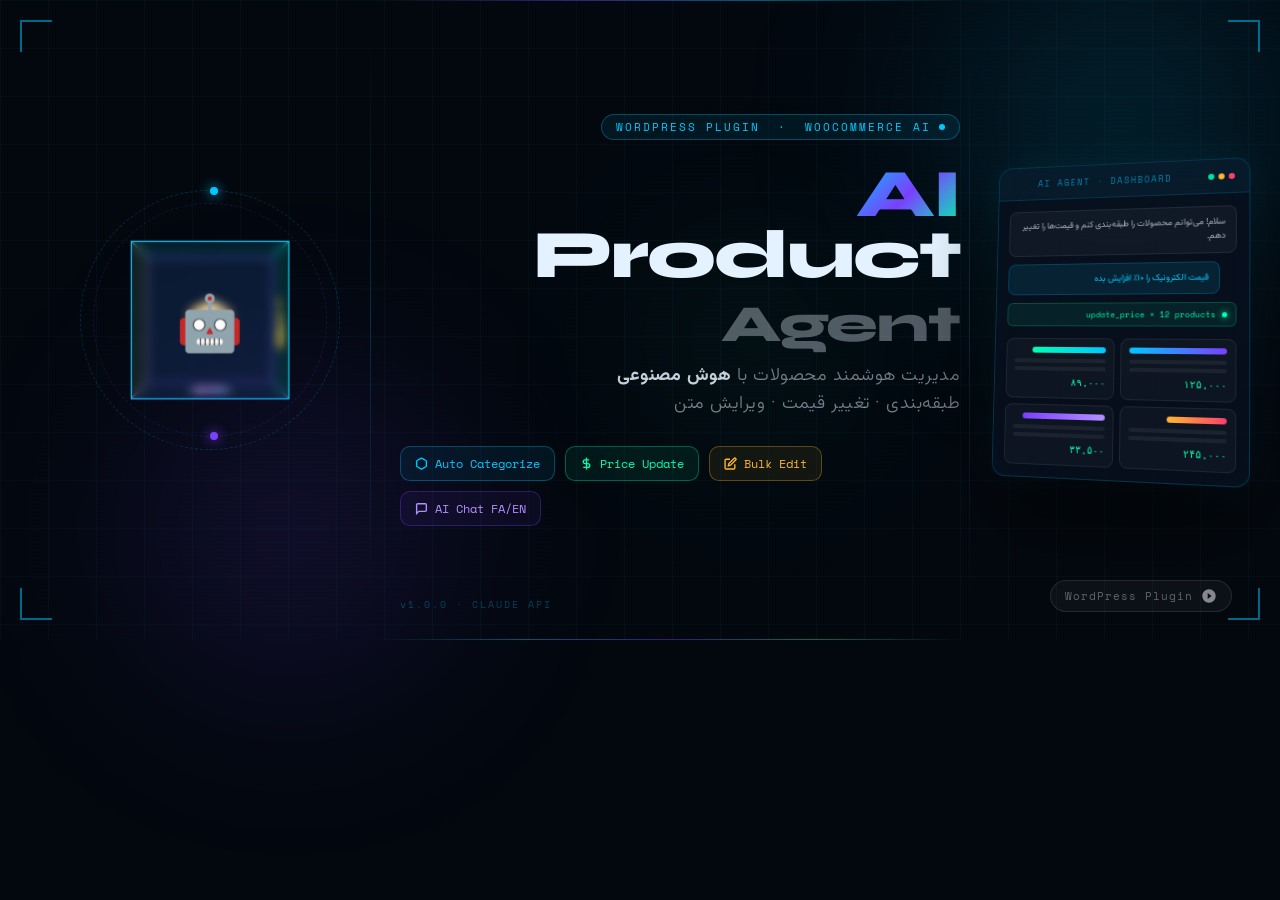
<file: Plugin/ai agent/ai-product-agent-cover.html>
<!DOCTYPE html>
<html lang="fa" dir="rtl">
<head>
<meta charset="UTF-8">
<meta name="viewport" content="width=device-width, initial-scale=1.0">
<title>AI Product Agent — Cover</title>
<link rel="preconnect" href="https://fonts.googleapis.com">
<link href="https://fonts.googleapis.com/css2?family=Vazirmatn:wght@300;400;700;900&family=Syne:wght@700;800&family=Space+Mono:wght@400;700&display=swap" rel="stylesheet">
<style>
*, *::before, *::after { box-sizing: border-box; margin: 0; padding: 0; }

:root {
  --bg0:    #03080f;
  --bg1:    #070f1c;
  --cyan:   #00c8ff;
  --violet: #7b3fff;
  --mint:   #00ffb3;
  --amber:  #ffb830;
  --red:    #ff3d6b;
  --white:  #e4f2ff;
  --dim:    #3a5a80;
}

body {
  background: var(--bg0);
  width: 1280px;
  height: 640px;
  overflow: hidden;
  font-family: 'Syne', 'Vazirmatn', sans-serif;
  display: flex;
  align-items: center;
  justify-content: center;
  position: relative;
}

/* ── Animated grid background ── */
.bg-grid {
  position: absolute;
  inset: 0;
  background-image:
    linear-gradient(rgba(0,200,255,.04) 1px, transparent 1px),
    linear-gradient(90deg, rgba(0,200,255,.04) 1px, transparent 1px);
  background-size: 48px 48px;
  animation: gridDrift 20s linear infinite;
}
@keyframes gridDrift {
  from { background-position: 0 0; }
  to   { background-position: 48px 48px; }
}

/* ── Radial glow blobs ── */
.glow-blob {
  position: absolute;
  border-radius: 50%;
  filter: blur(90px);
  pointer-events: none;
}
.glow-blob.a {
  width: 520px; height: 520px;
  background: radial-gradient(circle, rgba(0,200,255,.18) 0%, transparent 70%);
  top: -140px; right: -100px;
  animation: blobFloat 8s ease-in-out infinite;
}
.glow-blob.b {
  width: 420px; height: 420px;
  background: radial-gradient(circle, rgba(123,63,255,.22) 0%, transparent 70%);
  bottom: -100px; left: 80px;
  animation: blobFloat 11s ease-in-out infinite reverse;
}
.glow-blob.c {
  width: 280px; height: 280px;
  background: radial-gradient(circle, rgba(0,255,179,.1) 0%, transparent 70%);
  top: 200px; left: 48%;
  animation: blobFloat 6s ease-in-out infinite 2s;
}
@keyframes blobFloat {
  0%,100% { transform: translateY(0) scale(1); }
  50%      { transform: translateY(-24px) scale(1.05); }
}

/* ── Scan lines ── */
.scanlines {
  position: absolute;
  inset: 0;
  background: repeating-linear-gradient(
    0deg,
    transparent,
    transparent 3px,
    rgba(0,0,0,.08) 3px,
    rgba(0,0,0,.08) 4px
  );
  pointer-events: none;
}

/* ── Corner marks ── */
.corner {
  position: absolute;
  width: 32px; height: 32px;
  border-color: var(--cyan);
  border-style: solid;
  opacity: .5;
}
.corner.tl { top:20px; left:20px;  border-width: 2px 0 0 2px; }
.corner.tr { top:20px; right:20px; border-width: 2px 2px 0 0; }
.corner.bl { bottom:20px; left:20px;  border-width: 0 0 2px 2px; }
.corner.br { bottom:20px; right:20px; border-width: 0 2px 2px 0; }

/* ── Left side: 3D Cube scene ── */
.cube-scene {
  position: absolute;
  left: 80px;
  top: 50%;
  transform: translateY(-50%);
  width: 260px;
  height: 260px;
  perspective: 600px;
}
.cube-3d {
  width: 140px; height: 140px;
  position: relative;
  transform-style: preserve-3d;
  animation: cubeRotate 10s linear infinite;
  margin: 60px auto;
}
@keyframes cubeRotate {
  0%   { transform: rotateX(20deg) rotateY(0deg); }
  100% { transform: rotateX(20deg) rotateY(360deg); }
}
.face {
  position: absolute;
  width: 140px; height: 140px;
  border: 1.5px solid;
  display: flex;
  align-items: center;
  justify-content: center;
  font-size: 48px;
  font-family: 'Space Mono', monospace;
  backdrop-filter: blur(4px);
}
.face.front  { border-color: var(--cyan);   background: rgba(0,200,255,.08);  transform: translateZ(70px); }
.face.back   { border-color: var(--violet); background: rgba(123,63,255,.08); transform: rotateY(180deg) translateZ(70px); }
.face.right  { border-color: var(--mint);   background: rgba(0,255,179,.06);  transform: rotateY(90deg)  translateZ(70px); }
.face.left   { border-color: var(--amber);  background: rgba(255,184,48,.06); transform: rotateY(-90deg) translateZ(70px); }
.face.top    { border-color: var(--cyan);   background: rgba(0,200,255,.05);  transform: rotateX(90deg)  translateZ(70px); }
.face.bottom { border-color: var(--violet); background: rgba(123,63,255,.05); transform: rotateX(-90deg) translateZ(70px); }

/* ── Orbiting particles ── */
.orbit-ring {
  position: absolute;
  inset: 0;
  border-radius: 50%;
  border: 1px dashed rgba(0,200,255,.2);
  animation: ringRotate 12s linear infinite;
}
.orbit-ring.r2 {
  width: 90%; height: 90%;
  margin: 5%;
  border-color: rgba(123,63,255,.2);
  animation-duration: 18s;
  animation-direction: reverse;
}
@keyframes ringRotate {
  from { transform: rotate(0deg); }
  to   { transform: rotate(360deg); }
}
.orbit-dot {
  position: absolute;
  width: 8px; height: 8px;
  border-radius: 50%;
  background: var(--cyan);
  top: -4px; left: 50%;
  box-shadow: 0 0 12px var(--cyan);
}
.orbit-ring.r2 .orbit-dot {
  background: var(--violet);
  box-shadow: 0 0 12px var(--violet);
  top: auto; bottom: -4px;
}

/* ── Center: Main text content ── */
.main-content {
  position: absolute;
  left: 400px;
  top: 50%;
  transform: translateY(-50%);
  max-width: 560px;
}

.tag-line {
  display: inline-flex;
  align-items: center;
  gap: 8px;
  padding: 4px 14px;
  border-radius: 20px;
  border: 1px solid rgba(0,200,255,.3);
  background: rgba(0,200,255,.08);
  font-size: 11px;
  font-family: 'Space Mono', monospace;
  color: var(--cyan);
  letter-spacing: 2px;
  text-transform: uppercase;
  margin-bottom: 22px;
}
.tag-dot {
  width: 6px; height: 6px; border-radius: 50%;
  background: var(--cyan);
  animation: blinkDot 1.6s ease-in-out infinite;
}
@keyframes blinkDot { 0%,100%{opacity:1;} 50%{opacity:0;} }

.headline {
  font-family: 'Syne', sans-serif;
  font-size: 68px;
  font-weight: 800;
  line-height: .95;
  letter-spacing: -2px;
  color: var(--white);
  margin-bottom: 10px;
}
.headline .word-ai {
  background: linear-gradient(135deg, var(--cyan) 0%, var(--violet) 50%, var(--mint) 100%);
  -webkit-background-clip: text;
  -webkit-text-fill-color: transparent;
  background-clip: text;
  display: inline-block;
}
.headline .word-product {
  color: var(--white);
  display: block;
  margin-top: -4px;
}
.headline .word-agent {
  color: rgba(228,242,255,.35);
  font-size: 52px;
  letter-spacing: -1px;
}

.sub-fa {
  font-family: 'Vazirmatn', sans-serif;
  font-size: 18px;
  font-weight: 300;
  color: rgba(228,242,255,.5);
  margin-bottom: 28px;
  letter-spacing: .5px;
  direction: rtl;
}
.sub-fa strong { color: rgba(228,242,255,.85); font-weight: 700; }

/* ── Feature pills row ── */
.features {
  display: flex;
  gap: 10px;
  flex-wrap: wrap;
  direction: ltr;
}
.feat {
  display: flex;
  align-items: center;
  gap: 7px;
  padding: 8px 14px;
  border-radius: 10px;
  font-size: 12px;
  font-family: 'Space Mono', monospace;
  border: 1px solid;
  animation: featPop .5s cubic-bezier(.34,1.56,.64,1) both;
}
.feat:nth-child(1) { animation-delay: .1s; border-color: rgba(0,200,255,.3); background: rgba(0,200,255,.07); color: var(--cyan); }
.feat:nth-child(2) { animation-delay: .2s; border-color: rgba(0,255,179,.3); background: rgba(0,255,179,.07); color: var(--mint); }
.feat:nth-child(3) { animation-delay: .3s; border-color: rgba(255,184,48,.3); background: rgba(255,184,48,.07); color: var(--amber); }
.feat:nth-child(4) { animation-delay: .4s; border-color: rgba(123,63,255,.3); background: rgba(123,63,255,.07); color: #b48fff; }
@keyframes featPop {
  from { opacity:0; transform: scale(.7) translateY(8px); }
  to   { opacity:1; transform: scale(1) translateY(0); }
}

/* ── Right side: mini dashboard mockup ── */
.dashboard-mock {
  position: absolute;
  right: 32px;
  top: 50%;
  transform: translateY(-50%) perspective(700px) rotateY(-12deg) rotateX(4deg);
  width: 260px;
  background: rgba(7,15,28,.9);
  border: 1px solid rgba(0,200,255,.2);
  border-radius: 14px;
  overflow: hidden;
  box-shadow:
    0 40px 80px rgba(0,0,0,.7),
    0 0 40px rgba(0,200,255,.1),
    inset 0 0 40px rgba(0,200,255,.02);
  animation: mockFloat 6s ease-in-out infinite;
}
@keyframes mockFloat {
  0%,100% { transform: translateY(-50%) perspective(700px) rotateY(-12deg) rotateX(4deg) translateY(0); }
  50%      { transform: translateY(-50%) perspective(700px) rotateY(-12deg) rotateX(4deg) translateY(-10px); }
}

.mock-header {
  padding: 10px 14px;
  background: rgba(0,200,255,.06);
  border-bottom: 1px solid rgba(0,200,255,.15);
  display: flex;
  align-items: center;
  gap: 8px;
}
.mock-dots { display:flex; gap:4px; }
.mock-dot { width:6px; height:6px; border-radius:50%; }
.mock-dot.r { background: #ff3d6b; }
.mock-dot.y { background: #ffb830; }
.mock-dot.g { background: #00e5a0; }
.mock-title {
  font-size: 9px;
  font-family: 'Space Mono', monospace;
  color: rgba(0,200,255,.6);
  letter-spacing: 1px;
  flex: 1;
  text-align: center;
}

.mock-body { padding: 12px; display: flex; flex-direction: column; gap: 8px; }

.mock-chat-bubble {
  padding: 8px 10px;
  border-radius: 8px;
  font-size: 9px;
  font-family: 'Vazirmatn', sans-serif;
  line-height: 1.6;
}
.mock-chat-bubble.ai {
  background: rgba(255,255,255,.04);
  border: 1px solid rgba(255,255,255,.08);
  color: rgba(228,242,255,.7);
  direction: rtl;
}
.mock-chat-bubble.user {
  background: rgba(0,200,255,.1);
  border: 1px solid rgba(0,200,255,.2);
  color: var(--cyan);
  direction: rtl;
  margin-right: 16px;
}

.mock-action {
  display: flex;
  align-items: center;
  gap: 6px;
  padding: 5px 8px;
  border-radius: 6px;
  background: rgba(0,255,179,.08);
  border: 1px solid rgba(0,255,179,.2);
  font-size: 8px;
  font-family: 'Space Mono', monospace;
  color: var(--mint);
}
.mock-action-dot {
  width: 5px; height: 5px; border-radius: 50%;
  background: var(--mint);
  box-shadow: 0 0 6px var(--mint);
  flex-shrink: 0;
  animation: blinkDot 1s infinite;
}

.mock-cards { display: grid; grid-template-columns: 1fr 1fr; gap: 6px; margin-top: 4px; }
.mock-card {
  background: rgba(255,255,255,.03);
  border: 1px solid rgba(255,255,255,.07);
  border-radius: 8px;
  padding: 8px;
}
.mock-card-bar {
  height: 6px; border-radius: 3px; margin-bottom: 6px;
  background: linear-gradient(90deg, var(--cyan), var(--violet));
}
.mock-card-bar.b { background: linear-gradient(90deg, var(--mint), var(--cyan)); width: 80%; }
.mock-card-bar.c { background: linear-gradient(90deg, var(--amber), var(--red)); width: 60%; }
.mock-card-bar.d { background: linear-gradient(90deg, var(--violet), #b48fff); width: 90%; }
.mock-card-line { height: 4px; background: rgba(255,255,255,.06); border-radius: 2px; margin-bottom: 4px; }
.mock-card-line:last-child { width: 70%; }
.mock-card-price {
  font-size: 10px;
  font-family: 'Space Mono', monospace;
  color: var(--mint);
  margin-top: 4px;
}

/* ── WP Badge ── */
.wp-badge {
  position: absolute;
  bottom: 28px;
  right: 48px;
  display: flex;
  align-items: center;
  gap: 8px;
  padding: 7px 14px;
  border-radius: 20px;
  border: 1px solid rgba(255,255,255,.1);
  background: rgba(255,255,255,.04);
  font-size: 11px;
  font-family: 'Space Mono', monospace;
  color: rgba(255,255,255,.35);
  letter-spacing: 1px;
}
.wp-badge svg { opacity: .5; }

/* ── Version badge ── */
.version-badge {
  position: absolute;
  bottom: 28px;
  left: 400px;
  font-size: 10px;
  font-family: 'Space Mono', monospace;
  color: rgba(0,200,255,.3);
  letter-spacing: 2px;
}

/* ── Glitch flicker on headline ── */
@keyframes glitchA {
  0%,95%,100% { clip-path: none; transform: none; }
  96% { clip-path: polygon(0 20%, 100% 20%, 100% 40%, 0 40%); transform: translate(-3px, 0); }
  97% { clip-path: polygon(0 60%, 100% 60%, 100% 80%, 0 80%); transform: translate(3px, 0); }
  98% { clip-path: none; transform: none; }
}
.headline { animation: glitchA 8s steps(1) infinite; }

/* ── Neon horizontal divider ── */
.neon-line {
  position: absolute;
  left: 380px;
  right: 320px;
  bottom: 0;
  height: 1px;
  background: linear-gradient(90deg, transparent, var(--cyan), var(--violet), var(--mint), transparent);
  opacity: .4;
}
.neon-line.top {
  bottom: auto;
  top: 0;
  background: linear-gradient(90deg, transparent, var(--violet), var(--cyan), transparent);
}

/* vertical neon dividers */
.vert-line {
  position: absolute;
  top: 40px; bottom: 40px;
  width: 1px;
  background: linear-gradient(180deg, transparent, rgba(0,200,255,.2), transparent);
}
.vert-line.l { left: 370px; }
.vert-line.r { right: 310px; }

</style>
</head>
<body>

<!-- Background layers -->
<div class="bg-grid"></div>
<div class="glow-blob a"></div>
<div class="glow-blob b"></div>
<div class="glow-blob c"></div>
<div class="scanlines"></div>

<!-- Corner brackets -->
<div class="corner tl"></div>
<div class="corner tr"></div>
<div class="corner bl"></div>
<div class="corner br"></div>

<!-- Neon dividers -->
<div class="neon-line top"></div>
<div class="neon-line"></div>
<div class="vert-line l"></div>
<div class="vert-line r"></div>

<!-- LEFT: Animated 3D Cube -->
<div class="cube-scene">
  <div class="orbit-ring">
    <div class="orbit-dot"></div>
  </div>
  <div class="orbit-ring r2">
    <div class="orbit-dot"></div>
  </div>
  <div class="cube-3d">
    <div class="face front">🤖</div>
    <div class="face back">📦</div>
    <div class="face right">💰</div>
    <div class="face left">✏️</div>
    <div class="face top">⚡</div>
    <div class="face bottom">🔮</div>
  </div>
</div>

<!-- CENTER: Main content -->
<div class="main-content">
  <div class="tag-line">
    <span class="tag-dot"></span>
    WordPress Plugin &nbsp;·&nbsp; WooCommerce AI
  </div>

  <h1 class="headline">
    <span class="word-ai">AI</span>
    <span class="word-product">Product</span>
    <span class="word-agent">Agent</span>
  </h1>

  <p class="sub-fa">
    مدیریت هوشمند محصولات با <strong>هوش مصنوعی</strong><br>
    طبقه‌بندی · تغییر قیمت · ویرایش متن
  </p>

  <div class="features">
    <div class="feat">
      <svg width="13" height="13" viewBox="0 0 24 24" fill="none" stroke="currentColor" stroke-width="2.5"><path d="M21 16V8a2 2 0 0 0-1-1.73l-7-4a2 2 0 0 0-2 0l-7 4A2 2 0 0 0 3 8v8a2 2 0 0 0 1 1.73l7 4a2 2 0 0 0 2 0l7-4A2 2 0 0 0 21 16z"/></svg>
      Auto Categorize
    </div>
    <div class="feat">
      <svg width="13" height="13" viewBox="0 0 24 24" fill="none" stroke="currentColor" stroke-width="2.5"><line x1="12" y1="1" x2="12" y2="23"/><path d="M17 5H9.5a3.5 3.5 0 0 0 0 7h5a3.5 3.5 0 0 1 0 7H6"/></svg>
      Price Update
    </div>
    <div class="feat">
      <svg width="13" height="13" viewBox="0 0 24 24" fill="none" stroke="currentColor" stroke-width="2.5"><path d="M11 4H4a2 2 0 0 0-2 2v14a2 2 0 0 0 2 2h14a2 2 0 0 0 2-2v-7"/><path d="M18.5 2.5a2.121 2.121 0 0 1 3 3L12 15l-4 1 1-4 9.5-9.5z"/></svg>
      Bulk Edit
    </div>
    <div class="feat">
      <svg width="13" height="13" viewBox="0 0 24 24" fill="none" stroke="currentColor" stroke-width="2.5"><path d="M21 15a2 2 0 0 1-2 2H7l-4 4V5a2 2 0 0 1 2-2h14a2 2 0 0 1 2 2z"/></svg>
      AI Chat FA/EN
    </div>
  </div>
</div>

<!-- RIGHT: Dashboard mockup -->
<div class="dashboard-mock">
  <div class="mock-header">
    <div class="mock-dots">
      <div class="mock-dot r"></div>
      <div class="mock-dot y"></div>
      <div class="mock-dot g"></div>
    </div>
    <div class="mock-title">AI AGENT · DASHBOARD</div>
  </div>
  <div class="mock-body">
    <div class="mock-chat-bubble ai">سلام! می‌توانم محصولات را طبقه‌بندی کنم و قیمت‌ها را تغییر دهم.</div>
    <div class="mock-chat-bubble user">قیمت الکترونیک را ۱۰٪ افزایش بده</div>
    <div class="mock-action">
      <div class="mock-action-dot"></div>
      update_price × 12 products
    </div>
    <div class="mock-cards">
      <div class="mock-card">
        <div class="mock-card-bar"></div>
        <div class="mock-card-line"></div>
        <div class="mock-card-line"></div>
        <div class="mock-card-price">۱۲۵,۰۰۰</div>
      </div>
      <div class="mock-card">
        <div class="mock-card-bar b"></div>
        <div class="mock-card-line"></div>
        <div class="mock-card-line"></div>
        <div class="mock-card-price">۸۹,۰۰۰</div>
      </div>
      <div class="mock-card">
        <div class="mock-card-bar c"></div>
        <div class="mock-card-line"></div>
        <div class="mock-card-line"></div>
        <div class="mock-card-price">۲۴۵,۰۰۰</div>
      </div>
      <div class="mock-card">
        <div class="mock-card-bar d"></div>
        <div class="mock-card-line"></div>
        <div class="mock-card-line"></div>
        <div class="mock-card-price">۳۳,۵۰۰</div>
      </div>
    </div>
  </div>
</div>

<!-- WP Badge -->
<div class="wp-badge">
  <svg width="16" height="16" viewBox="0 0 24 24" fill="white"><path d="M12 2C6.48 2 2 6.48 2 12s4.48 10 10 10 10-4.48 10-10S17.52 2 12 2zm-2 14.5v-9l6 4.5-6 4.5z"/></svg>
  WordPress Plugin
</div>

<!-- Version -->
<div class="version-badge">v1.0.0 · CLAUDE API</div>

</body>
</html>
</file>
<file: Navbar/dock-menu-widget/dock-menu.css>
/* ═══════════════════════════════════════════════════════════════
   ANIMATED DOCK MENU  —  dock-menu.css
   <link rel="stylesheet" href="dock-menu.css">
═══════════════════════════════════════════════════════════════ */

@import url('https://fonts.googleapis.com/css2?family=Plus+Jakarta+Sans:wght@400;500;600;700&display=swap');

:root {
  --dock-font:        'Plus Jakarta Sans', system-ui, sans-serif;
  --dock-bg:          rgba(255, 255, 255, 0.15);
  --dock-border:      rgba(255, 255, 255, 0.35);
  --dock-shadow:      rgba(0, 0, 0, 0.25);
  --dock-item-size:   52px;
  --dock-item-max:    82px;      /* max size on hover center */
  --dock-radius:      18px;
  --dock-gap:         10px;
  --dock-padding:     12px 16px;
  --dock-blur:        20px;
  --dock-tooltip-bg:  rgba(30, 30, 40, 0.92);
  --dock-badge-bg:    #ef4444;
  --dock-badge-color: #fff;
}

/* ── Dock wrapper ─────────────────────────────────────────────── */
.dock-wrap {
  display: inline-flex;
  align-items: flex-end;         /* items grow upward */
  justify-content: center;
  gap: var(--dock-gap);
  padding: var(--dock-padding);
  background: var(--dock-bg);
  border: 1px solid var(--dock-border);
  border-radius: 28px;
  backdrop-filter: blur(var(--dock-blur)) saturate(1.8);
  -webkit-backdrop-filter: blur(var(--dock-blur)) saturate(1.8);
  box-shadow:
    0 8px 40px var(--dock-shadow),
    inset 0 1px 0 rgba(255,255,255,0.4);
  position: relative;
  user-select: none;
}

/* ── Single dock item ─────────────────────────────────────────── */
.dock-item {
  position: relative;
  display: flex;
  flex-direction: column;
  align-items: center;
  justify-content: flex-end;
  cursor: pointer;
  -webkit-tap-highlight-color: transparent;

  /* base size */
  width:  var(--dock-item-size);
  height: var(--dock-item-size);

  /* smooth size transition */
  transition:
    width  0.25s cubic-bezier(.34,1.56,.64,1),
    height 0.25s cubic-bezier(.34,1.56,.64,1),
    transform 0.25s cubic-bezier(.34,1.56,.64,1);
  will-change: width, height, transform;
}

/* ── Icon shell ───────────────────────────────────────────────── */
.dock-icon {
  width: 100%;
  height: 100%;
  border-radius: var(--dock-radius);
  display: flex;
  align-items: center;
  justify-content: center;
  font-size: calc(var(--dock-item-size) * 0.48);
  background: rgba(255,255,255,0.18);
  border: 1px solid rgba(255,255,255,0.3);
  box-shadow:
    0 4px 16px rgba(0,0,0,0.15),
    inset 0 1px 0 rgba(255,255,255,0.5);
  transition:
    border-radius 0.25s ease,
    box-shadow 0.25s ease,
    background 0.2s ease,
    font-size 0.25s cubic-bezier(.34,1.56,.64,1);
  position: relative;
  overflow: visible;
}

/* colored background per item (optional data-color) */
.dock-item[data-color="blue"]   .dock-icon { background: rgba(59,130,246,0.25);  border-color: rgba(59,130,246,0.4); }
.dock-item[data-color="green"]  .dock-icon { background: rgba(34,197,94,0.22);   border-color: rgba(34,197,94,0.4); }
.dock-item[data-color="red"]    .dock-icon { background: rgba(239,68,68,0.22);   border-color: rgba(239,68,68,0.4); }
.dock-item[data-color="yellow"] .dock-icon { background: rgba(234,179,8,0.22);   border-color: rgba(234,179,8,0.4); }
.dock-item[data-color="purple"] .dock-icon { background: rgba(168,85,247,0.22);  border-color: rgba(168,85,247,0.4); }
.dock-item[data-color="pink"]   .dock-icon { background: rgba(236,72,153,0.22);  border-color: rgba(236,72,153,0.4); }
.dock-item[data-color="orange"] .dock-icon { background: rgba(249,115,22,0.22);  border-color: rgba(249,115,22,0.4); }
.dock-item[data-color="cyan"]   .dock-icon { background: rgba(6,182,212,0.22);   border-color: rgba(6,182,212,0.4); }

/* ── Hover state (JS adds .is-hover-near / .is-hover-center) ─── */

/* neighbours — medium grow */
.dock-item.is-near {
  width:  calc(var(--dock-item-size) * 1.28);
  height: calc(var(--dock-item-size) * 1.28);
}

/* direct hover — full grow */
.dock-item.is-center {
  width:  var(--dock-item-max);
  height: var(--dock-item-max);
  transform: translateY(-6px);
}

.dock-item.is-center .dock-icon {
  border-radius: calc(var(--dock-radius) * 1.15);
  box-shadow:
    0 12px 32px rgba(0,0,0,0.25),
    inset 0 1px 0 rgba(255,255,255,0.55);
}

/* ── Active dot ───────────────────────────────────────────────── */
.dock-dot {
  position: absolute;
  bottom: -8px;
  left: 50%;
  transform: translateX(-50%) scale(0);
  width: 5px;
  height: 5px;
  border-radius: 50%;
  background: rgba(255,255,255,0.8);
  box-shadow: 0 0 6px rgba(255,255,255,0.6);
  transition: transform 0.3s cubic-bezier(.34,1.56,.64,1), opacity 0.3s;
  opacity: 0;
}

.dock-item.is-active .dock-dot {
  transform: translateX(-50%) scale(1);
  opacity: 1;
}

/* ── Badge ────────────────────────────────────────────────────── */
.dock-badge {
  position: absolute;
  top: -6px;
  right: -6px;
  min-width: 18px;
  height: 18px;
  padding: 0 5px;
  border-radius: 999px;
  background: var(--dock-badge-bg);
  color: var(--dock-badge-color);
  font-family: var(--dock-font);
  font-size: 0.65rem;
  font-weight: 700;
  display: flex;
  align-items: center;
  justify-content: center;
  line-height: 1;
  border: 2px solid transparent;
  box-shadow: 0 2px 8px rgba(239,68,68,0.5);
  pointer-events: none;
  z-index: 10;
  transition: transform 0.3s cubic-bezier(.34,1.56,.64,1);
}

.dock-item.is-center .dock-badge {
  transform: scale(1.15);
}

/* ── Tooltip ──────────────────────────────────────────────────── */
.dock-tooltip {
  position: absolute;
  bottom: calc(100% + 14px);
  left: 50%;
  transform: translateX(-50%) translateY(6px);
  background: var(--dock-tooltip-bg);
  color: rgba(255,255,255,0.88);
  font-family: var(--dock-font);
  font-size: 0.72rem;
  font-weight: 600;
  padding: 5px 11px;
  border-radius: 8px;
  white-space: nowrap;
  pointer-events: none;
  opacity: 0;
  transition: opacity 0.18s ease, transform 0.18s ease;
  border: 1px solid rgba(255,255,255,0.1);
  backdrop-filter: blur(10px);
  box-shadow: 0 4px 16px rgba(0,0,0,0.3);
  z-index: 100;
}

.dock-tooltip::after {
  content: '';
  position: absolute;
  top: 100%;
  left: 50%;
  transform: translateX(-50%);
  border: 5px solid transparent;
  border-top-color: rgba(30,30,40,0.92);
}

.dock-item.is-center .dock-tooltip {
  opacity: 1;
  transform: translateX(-50%) translateY(0);
}

/* ── Ripple ───────────────────────────────────────────────────── */
.dock-ripple {
  position: absolute;
  inset: 0;
  border-radius: var(--dock-radius);
  overflow: hidden;
  pointer-events: none;
}

.dock-ripple-dot {
  position: absolute;
  border-radius: 50%;
  background: rgba(255,255,255,0.35);
  transform: scale(0);
  animation: dockRipple 0.5s ease-out forwards;
}

@keyframes dockRipple {
  to { transform: scale(4); opacity: 0; }
}

/* ── Bounce on click ──────────────────────────────────────────── */
.dock-item.is-bounce .dock-icon {
  animation: dockBounce 0.4s cubic-bezier(.36,.07,.19,.97);
}

@keyframes dockBounce {
  0%   { transform: scale(1); }
  30%  { transform: scale(0.88); }
  65%  { transform: scale(1.12); }
  100% { transform: scale(1); }
}

/* ── Entrance animation ───────────────────────────────────────── */
.dock-item {
  animation: dockIn 0.5s cubic-bezier(.22,1,.36,1) both;
}
.dock-item:nth-child(1) { animation-delay: .04s }
.dock-item:nth-child(2) { animation-delay: .08s }
.dock-item:nth-child(3) { animation-delay: .12s }
.dock-item:nth-child(4) { animation-delay: .16s }
.dock-item:nth-child(5) { animation-delay: .20s }
.dock-item:nth-child(6) { animation-delay: .24s }
.dock-item:nth-child(7) { animation-delay: .28s }
.dock-item:nth-child(8) { animation-delay: .32s }
.dock-item:nth-child(9) { animation-delay: .36s }

@keyframes dockIn {
  from { opacity: 0; transform: translateY(24px) scale(0.8); }
  to   { opacity: 1; transform: translateY(0)    scale(1); }
}

/* ── Separator ────────────────────────────────────────────────── */
.dock-separator {
  width: 1px;
  height: 36px;
  background: rgba(255,255,255,0.25);
  border-radius: 1px;
  align-self: center;
  margin: 0 4px;
  flex-shrink: 0;
}
</file>
<file: Navbar/oval-menu-widget/oval-menu.css>
/* ═══════════════════════════════════════════════════════════════
   OVAL MENU WIDGET  —  oval-menu.css
   نحوه استفاده: فایل را به هد سایت لینک کنید
   <link rel="stylesheet" href="oval-menu.css">
═══════════════════════════════════════════════════════════════ */

@import url('https://fonts.googleapis.com/css2?family=Plus+Jakarta+Sans:wght@400;500;600;700;800&display=swap');

/* ── Variables ────────────────────────────────────────────────── */
:root {
  --om-font:        'Plus Jakarta Sans', system-ui, sans-serif;
  --om-bg:          rgba(255,255,255,0.03);
  --om-bg-hover:    rgba(255,255,255,0.09);
  --om-bg-active:   rgba(255,255,255,0.07);
  --om-border:      rgba(255,255,255,0.08);
  --om-text:        rgba(255,255,255,0.45);
  --om-text-hover:  rgba(255,255,255,0.95);
  --om-pill-w:      230px;
  --om-pill-h:      54px;
  --om-gap:         12px;
  --om-radius:      999px;
  --om-border-w:    2.5px;
  --om-glow-blur:   10px;
  --om-speed:       0.03;   /* rotation speed — higher = faster */
}

/* ── Wrapper ──────────────────────────────────────────────────── */
.om-sidebar {
  display: inline-flex;
  flex-direction: column;
  gap: var(--om-gap);
  font-family: var(--om-font);
  position: relative;
  padding: 8px 0;
}

/* Vertical connector line */
.om-sidebar::before {
  content: '';
  position: absolute;
  left: 50%;
  top: 36px;
  bottom: 36px;
  width: 1px;
  transform: translateX(-50%);
  background: linear-gradient(
    to bottom,
    transparent,
    rgba(255,255,255,0.07) 25%,
    rgba(255,255,255,0.07) 75%,
    transparent
  );
  pointer-events: none;
}

/* ── Item ─────────────────────────────────────────────────────── */
.om-item {
  position: relative;
  display: flex;
  align-items: center;
  justify-content: center;
  cursor: pointer;
  -webkit-tap-highlight-color: transparent;
  /* entrance animation */
  opacity: 0;
  transform: translateX(-18px);
  animation: omSlideIn 0.5s cubic-bezier(.22,1,.36,1) forwards;
}

@keyframes omSlideIn {
  to { opacity: 1; transform: translateX(0); }
}

/* stagger each item */
.om-item:nth-child(1)  { animation-delay: .05s }
.om-item:nth-child(2)  { animation-delay: .10s }
.om-item:nth-child(3)  { animation-delay: .15s }
.om-item:nth-child(4)  { animation-delay: .20s }
.om-item:nth-child(5)  { animation-delay: .25s }
.om-item:nth-child(6)  { animation-delay: .30s }
.om-item:nth-child(7)  { animation-delay: .35s }
.om-item:nth-child(8)  { animation-delay: .40s }
.om-item:nth-child(9)  { animation-delay: .45s }
.om-item:nth-child(10) { animation-delay: .50s }

/* ── Pill shell ───────────────────────────────────────────────── */
.om-pill {
  position: relative;
  width: var(--om-pill-w);
  height: var(--om-pill-h);
  border-radius: var(--om-radius);
  display: flex;
  align-items: center;
  justify-content: center;
  gap: 11px;
  background: var(--om-bg);
  border: 1px solid var(--om-border);
  transition:
    background 0.3s ease,
    border-color 0.3s ease,
    transform 0.25s cubic-bezier(.34,1.56,.64,1),
    box-shadow 0.3s ease;
  overflow: visible;
  text-decoration: none;
  z-index: 1;
}

.om-item:hover .om-pill {
  background: var(--om-bg-hover);
  border-color: transparent;
  transform: scale(1.04);
  box-shadow: 0 8px 32px rgba(0,0,0,0.28);
}

.om-item.is-active .om-pill {
  background: var(--om-bg-active);
  border-color: transparent;
  box-shadow: 0 4px 20px rgba(0,0,0,0.22);
}

/* ── Canvas (rainbow border) ──────────────────────────────────── */
.om-pill canvas {
  position: absolute;
  inset: -5px;
  width:  calc(100% + 10px);
  height: calc(100% + 10px);
  border-radius: var(--om-radius);
  pointer-events: none;
  opacity: 0;
  transition: opacity 0.3s ease;
  z-index: -1;
}

.om-item:hover  .om-pill canvas,
.om-item.is-active .om-pill canvas {
  opacity: 1;
}

/* ── Icon ─────────────────────────────────────────────────────── */
.om-icon {
  font-size: 18px;
  line-height: 1;
  flex-shrink: 0;
  transition: transform 0.35s cubic-bezier(.34,1.56,.64,1);
  will-change: transform;
}

.om-item:hover .om-icon {
  transform: scale(1.28) rotate(-6deg);
}

/* ── Label ────────────────────────────────────────────────────── */
.om-label {
  font-size: 0.9rem;
  font-weight: 500;
  color: var(--om-text);
  letter-spacing: 0.025em;
  transition: color 0.25s ease, font-weight 0.01s;
  white-space: nowrap;
  flex: 1;
}

.om-item:hover .om-label,
.om-item.is-active .om-label {
  color: var(--om-text-hover);
  font-weight: 700;
}

/* ── Badge (optional notification dot/count) ──────────────────── */
.om-badge {
  font-size: 0.65rem;
  font-weight: 700;
  line-height: 1;
  padding: 2px 6px;
  border-radius: 999px;
  background: rgba(255,255,255,0.12);
  color: rgba(255,255,255,0.7);
  letter-spacing: 0;
  flex-shrink: 0;
  transition: background 0.25s;
}

.om-item:hover .om-badge {
  background: rgba(255,255,255,0.22);
  color: #fff;
}

/* ── Active dot ───────────────────────────────────────────────── */
.om-dot {
  width: 7px;
  height: 7px;
  border-radius: 50%;
  background: currentColor;
  flex-shrink: 0;
  opacity: 0;
  transform: scale(0);
  transition: opacity 0.3s ease, transform 0.35s cubic-bezier(.34,1.56,.64,1);
}

.om-item.is-active .om-dot {
  opacity: 1;
  transform: scale(1);
}

/* ── Tooltip on hover (shows data-tooltip) ────────────────────── */
.om-item[data-tooltip]::after {
  content: attr(data-tooltip);
  position: absolute;
  left: calc(100% + 14px);
  top: 50%;
  transform: translateY(-50%) translateX(-6px);
  background: rgba(20,20,32,0.95);
  border: 1px solid rgba(255,255,255,0.1);
  color: rgba(255,255,255,0.85);
  font-family: var(--om-font);
  font-size: 0.76rem;
  font-weight: 500;
  padding: 6px 12px;
  border-radius: 8px;
  white-space: nowrap;
  pointer-events: none;
  opacity: 0;
  transition: opacity 0.2s ease, transform 0.2s ease;
  backdrop-filter: blur(12px);
  box-shadow: 0 8px 20px rgba(0,0,0,0.35);
  z-index: 100;
}

.om-item[data-tooltip]:hover::after {
  opacity: 1;
  transform: translateY(-50%) translateX(0);
}

/* ── Ripple click effect ──────────────────────────────────────── */
.om-ripple {
  position: absolute;
  inset: 0;
  border-radius: var(--om-radius);
  pointer-events: none;
  overflow: hidden;
}

.om-ripple-dot {
  position: absolute;
  border-radius: 50%;
  background: rgba(255,255,255,0.18);
  transform: scale(0);
  animation: omRipple 0.55s ease-out forwards;
  pointer-events: none;
}

@keyframes omRipple {
  to { transform: scale(4); opacity: 0; }
}

/* ── Dark / light theme support ───────────────────────────────── */
@media (prefers-color-scheme: light) {
  :root {
    --om-bg:          rgba(0,0,0,0.04);
    --om-bg-hover:    rgba(0,0,0,0.08);
    --om-bg-active:   rgba(0,0,0,0.06);
    --om-border:      rgba(0,0,0,0.08);
    --om-text:        rgba(0,0,0,0.45);
    --om-text-hover:  rgba(0,0,0,0.9);
  }
}
</file>
